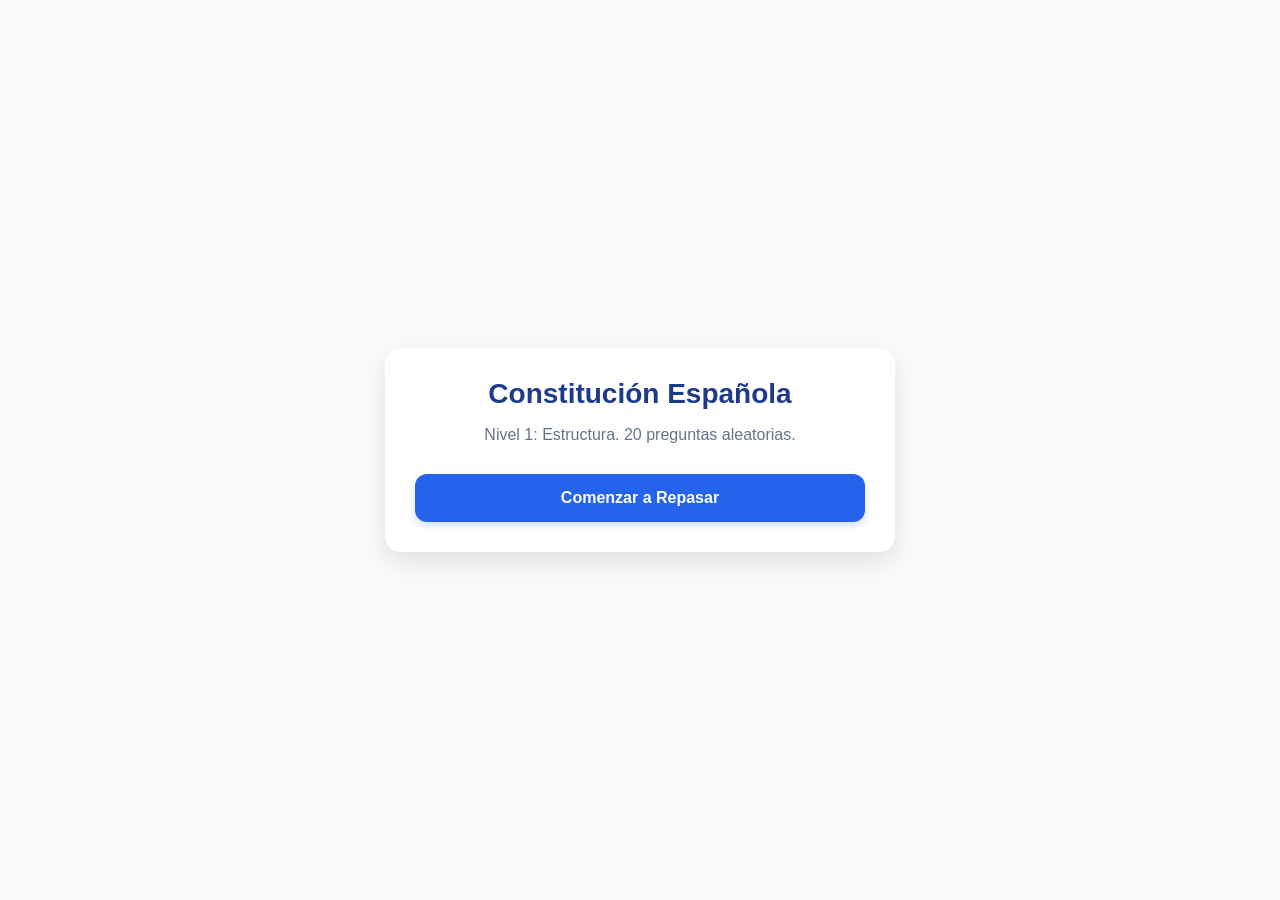
<file: index.html>
<!DOCTYPE html>
<html lang="es">
<head>
    <meta charset="UTF-8">
    <meta name="viewport" content="width=device-width, initial-scale=1.0">
    <title>Tarjetas: La Constitución</title>
    <style>
        body { 
            font-family: 'Segoe UI', Tahoma, Geneva, Verdana, sans-serif; 
            background-color: #f8fafc; 
            color: #1e293b; 
            display: flex; 
            align-items: center; 
            justify-content: center; 
            min-height: 100vh; 
            margin: 0; 
            padding: 20px; 
            box-sizing: border-box; 
        }
        .app-container { 
            background: white; 
            width: 100%; 
            max-width: 450px; 
            border-radius: 16px; 
            box-shadow: 0 10px 25px rgba(0,0,0,0.1); 
            padding: 30px; 
            text-align: center; 
        }
        .hidden { display: none !important; }
        h1 { color: #1e3a8a; font-size: 28px; margin-top: 0; margin-bottom: 10px; }
        h2 { font-size: 14px; text-transform: uppercase; margin-bottom: 10px; color: #3b82f6; }
        p.subtitle { color: #64748b; margin-bottom: 30px; }
        .btn { 
            width: 100%; 
            padding: 15px; 
            border: none; 
            border-radius: 12px; 
            font-size: 16px; 
            font-weight: bold; 
            cursor: pointer; 
            transition: all 0.2s; 
        }
        .btn-primary { background: #2563eb; color: white; box-shadow: 0 4px 6px rgba(37, 99, 235, 0.2); }
        .btn-primary:hover { background: #1d4ed8; }
        .header-info { 
            display: flex; 
            justify-content: space-between; 
            font-size: 14px; 
            font-weight: bold; 
            color: #94a3b8; 
            margin-bottom: 20px; 
        }
        .score-live { color: #22c55e; }
        .card-content { 
            background: #eff6ff; 
            border: 2px solid #dbeafe; 
            border-radius: 16px; 
            padding: 25px; 
            margin-bottom: 25px; 
            min-height: 200px; 
            display: flex; 
            flex-direction: column; 
            justify-content: center; 
        }
        .pregunta { font-size: 20px; font-weight: 600; color: #0f172a; margin: 0; }
        .respuesta-container { margin-top: 25px; padding-top: 25px; border-top: 1px solid #bfdbfe; }
        .respuesta-container h2 { color: #16a34a; }
        .respuesta { font-size: 18px; color: #334155; margin: 0; font-weight: 500; }
        .botones-evaluacion { display: flex; gap: 15px; }
        .btn-falle { flex: 1; background: #fee2e2; color: #b91c1c; border: 1px solid #fecaca; }
        .btn-acerte { flex: 1; background: #dcfce7; color: #15803d; border: 1px solid #bbf7d0; }
        .score-final { font-size: 48px; font-weight: 900; color: #2563eb; margin: 20px 0 30px; }
        .emoji-resultado { font-size: 70px; margin: 20px 0; }
    </style>
</head>
<body>

    <div class="app-container">
        <!-- Pantalla de inicio -->
        <div id="start-screen">
            <h1>Constitución Española</h1>
            <p class="subtitle">Nivel 1: Estructura. 20 preguntas aleatorias.</p>
            <button onclick="iniciarJuego()" class="btn btn-primary">Comenzar a Repasar</button>
        </div>

        <!-- Pantalla de la tarjeta -->
        <div id="card-screen" class="hidden">
            <div class="header-info">
                <span id="progress">1 / 20</span>
                <span id="score-live" class="score-live">Aciertos: 0</span>
            </div>

            <div class="card-content">
                <h2>Pregunta</h2>
                <p id="pregunta" class="pregunta"></p>
                
                <div id="respuesta-container" class="respuesta-container hidden">
                    <h2>Respuesta</h2>
                    <p id="respuesta" class="respuesta"></p>
                </div>
            </div>

            <button id="btn-ver-respuesta" onclick="mostrarRespuesta()" class="btn btn-primary">Ver Respuesta</button>

            <div id="botones-evaluacion" class="botones-evaluacion hidden">
                <button onclick="siguiente(false)" class="btn btn-falle">❌ Fallé</button>
                <button onclick="siguiente(true)" class="btn btn-acerte">✅ Acerté</button>
            </div>
        </div>

        <!-- Pantalla de resultados -->
        <div id="end-screen" class="hidden">
            <h1>¡Repaso Terminado!</h1>
            <div class="emoji-resultado" id="emoji-resultado">🎉</div>
            <p>Has acertado</p>
            <div class="score-final"><span id="score-final"></span> de 20</div>
            <button onclick="iniciarJuego()" class="btn btn-primary">Volver a Intentarlo</button>
        </div>
    </div>

    <script>
        const tarjetasOriginales = [
            { q: "¿Cuántos artículos tiene en total la Constitución Española?", a: "169 artículos." },
            { q: "¿En qué fecha exacta fue ratificada la Constitución en referéndum?", a: "El 6 de diciembre de 1978." },
            { q: "¿Tiene el Preámbulo fuerza legal o valor normativo para multarte?", a: "FALSO. Es solo una declaración de intenciones." },
            { q: "¿Qué artículos forman el Título Preliminar (los 'cimientos')?", a: "Del artículo 1 al 9." },
            { q: "¿Qué temas recoge el Título Preliminar?", a: "Lo más básico del Estado: la bandera, el idioma, la capital, etc." },
            { q: "¿De qué trata el Título I?", a: "Derechos y Deberes." },
            { q: "¿De qué trata el Título II?", a: "La Corona." },
            { q: "¿Qué se regula en el Título III?", a: "Las Cortes Generales (Congreso y Senado)." },
            { q: "¿De qué trata el Título IV?", a: "El Gobierno (Presidente y Ministros)." },
            { q: "¿Qué Título regula las Relaciones entre el Gobierno y las Cortes?", a: "El Título V." },
            { q: "¿Qué poder del Estado encontramos en el Título VI?", a: "El Poder Judicial." },
            { q: "¿De qué trata el Título VII?", a: "Economía y Hacienda." },
            { q: "¿En qué Título se regula la Organización Territorial?", a: "En el Título VIII." },
            { q: "¿Qué órgano se regula en el Título IX?", a: "El Tribunal Constitucional." },
            { q: "¿De qué trata el Título X?", a: "La Reforma de la propia Constitución." },
            { q: "¿Cuál es el orden oficial real de las Disposiciones?", a: "Adicionales, Transitorias, Derogatoria y Final (ATDF)." },
            { q: "¿Cuántas Disposiciones Adicionales y Transitorias hay?", a: "4 Adicionales y 9 Transitorias." },
            { q: "¿Para qué servían las Disposiciones Transitorias?", a: "Para el periodo de adaptación a la nueva ley de 1978." },
            { q: "¿Para qué sirve la única Disposición Derogatoria?", a: "Para derogar normas concretas y las disposiciones que se opongan a la Constitución." },
            { q: "¿De qué informa la única Disposición Final?", a: "De cuándo empieza a funcionar la Constitución." }
        ];

        let mazo = [];
        let indiceActual = 0;
        let aciertos = 0;

        function iniciarJuego() {
            mazo = [...tarjetasOriginales].sort(() => Math.random() - 0.5);
            indiceActual = 0;
            aciertos = 0;
            
            document.getElementById('start-screen').classList.add('hidden');
            document.getElementById('end-screen').classList.add('hidden');
            document.getElementById('card-screen').classList.remove('hidden');
            
            mostrarTarjeta();
        }

        function mostrarTarjeta() {
            document.getElementById('progress').innerText = `${indiceActual + 1} / ${mazo.length}`;
            document.getElementById('score-live').innerText = `Aciertos: ${aciertos}`;
            
            document.getElementById('pregunta').innerText = mazo[indiceActual].q;
            document.getElementById('respuesta').innerText = mazo[indiceActual].a;
            
            document.getElementById('respuesta-container').classList.add('hidden');
            document.getElementById('botones-evaluacion').classList.add('hidden');
            document.getElementById('btn-ver-respuesta').classList.remove('hidden');
        }

        function mostrarRespuesta() {
            document.getElementById('respuesta-container').classList.remove('hidden');
            document.getElementById('btn-ver-respuesta').classList.add('hidden');
            document.getElementById('botones-evaluacion').classList.remove('hidden');
        }

        function siguiente(acerto) {
            if (acerto) aciertos++;
            indiceActual++;
            
            if (indiceActual < mazo.length) {
                mostrarTarjeta();
            } else {
                mostrarResultados();
            }
        }

        function mostrarResultados() {
            document.getElementById('card-screen').classList.add('hidden');
            document.getElementById('end-screen').classList.remove('hidden');
            document.getElementById('score-final').innerText = aciertos;
            
            let emoji = "🎉";
            if(aciertos < 10) emoji = "📚";
            if(aciertos === 20) emoji = "🏆";
            document.getElementById('emoji-resultado').innerText = emoji;
        }
    </script>
</body>
</html>
</file>
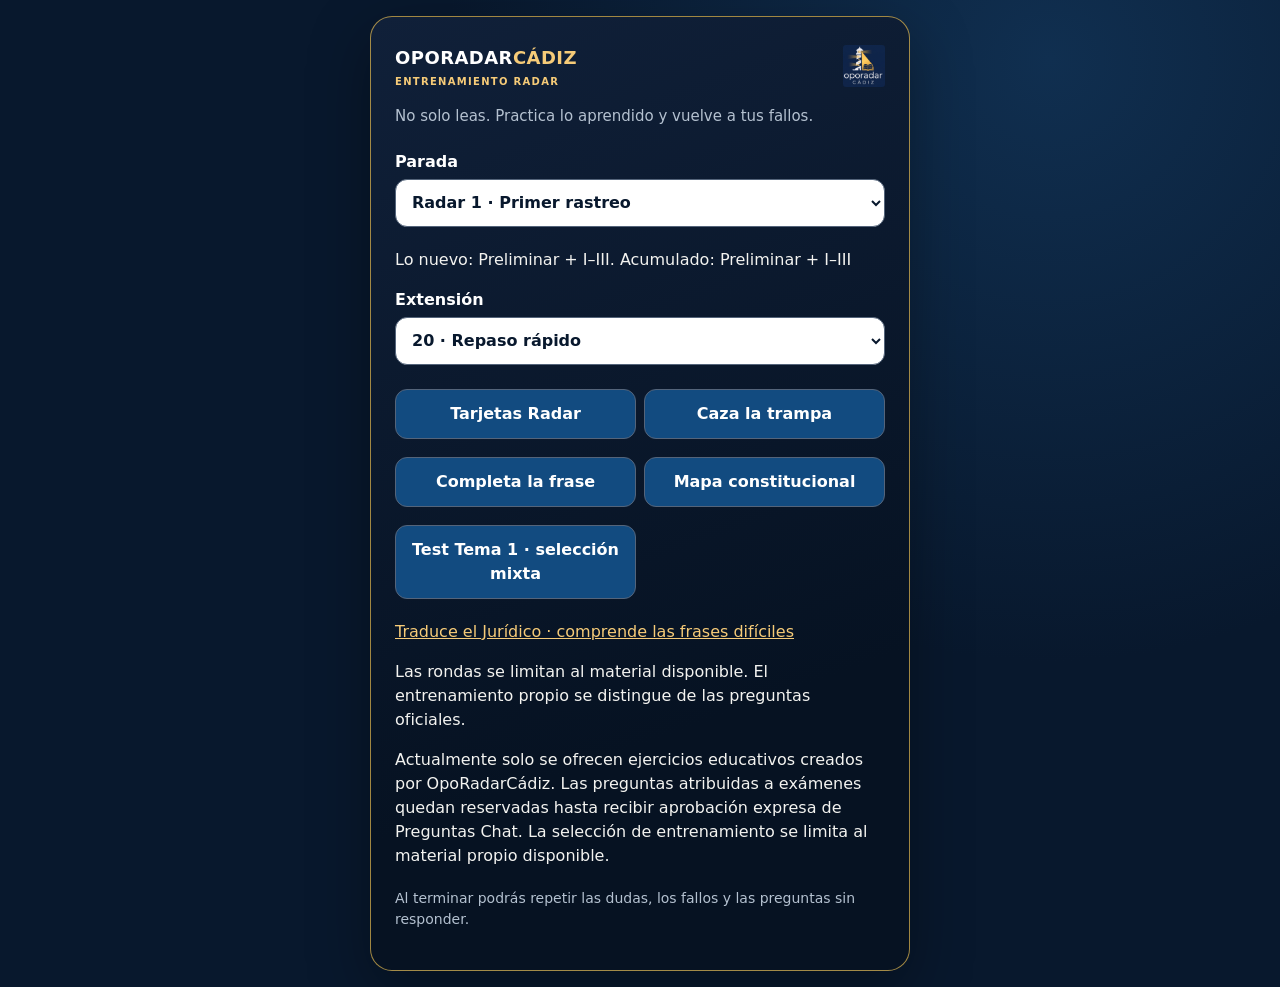
<file: juegos/centro-radar/tema-1/index.html>
<!doctype html><html lang="es"><head><meta charset="utf-8"><meta name="viewport" content="width=device-width,initial-scale=1"><title>Centro de Entrenamiento Radar · Tema 1</title><link rel="stylesheet" href="style.css"></head><body><main>
<header class="brand"><span class="brand-name">OPORADAR<span>CÁDIZ</span><small>ENTRENAMIENTO RADAR</small></span><span class="brand-emblem"><img src="assets/oporadar-cadiz-logo.png" alt="Faro y radar de OpoRadarCádiz"></span></header><a id="backToMenu" class="returnToGames" href="#" hidden>← Centro de Juegos</a><h1 id="activityTitle" hidden></h1><p class="lead">No solo leas. Practica lo aprendido y vuelve a tus fallos.</p>
<section id="home"><label>Parada<select id="checkpoint"><option value="1">Radar 1 · Primer rastreo</option><option value="2">Radar 2 · Amplía la zona</option><option value="3">Radar 3 · Cierra el mapa</option><option value="4">Radar Final · Modo examen</option></select></label>
<label id="scopeLabel">Zona<select id="scope"><option value="all">Repasar desde el principio</option><option value="new">Solo lo nuevo</option></select></label><p id="coverage"></p>
<label>Extensión<select id="count"><option value="20">20 · Repaso rápido</option><option value="30">30 · Entrenamiento</option><option value="40">40 · Repaso completo</option></select></label><button id="startDirect" hidden>Empezar</button>
<div class="modes"><button data-mode="tarjetas">Tarjetas Radar</button><button data-mode="trampas">Caza la trampa</button><button data-mode="completa">Completa la frase</button><button data-mode="visual">Mapa constitucional</button><button data-mode="mixto">Test Tema 1 · selección mixta</button></div>
<p><a href="../traduce-juridico/">Traduce el Jurídico · comprende las frases difíciles</a></p><p>Las rondas se limitan al material disponible. El entrenamiento propio se distingue de las preguntas oficiales.</p><p id="sheetStatus" role="status">Actualmente solo se ofrecen ejercicios educativos creados por OpoRadarCádiz. Las preguntas atribuidas a exámenes quedan reservadas hasta recibir aprobación expresa de Preguntas Chat. La selección de entrenamiento se limita al material propio disponible.</p></section>
<section id="game" hidden><p id="position"></p><p id="kind" class="brand"></p><p id="sourceDescription" class="lead" hidden></p><p><a id="sourceLink" target="_blank" rel="noopener noreferrer" hidden>Consultar fuente de la pregunta ↗</a></p><img id="image" alt="Dibujo de repaso de la Constitución" hidden><h2 id="question" tabindex="-1"></h2><div id="controls"></div><p id="feedback" role="status" aria-live="polite"></p><button id="next" hidden>Siguiente</button></section>
<section id="result" hidden><h2>Rastreo terminado</h2><p id="score"></p><div id="diagnostic" aria-label="Resultados por bloque"></div><p id="nextAdvice" class="lead"></p><button id="retry">Volver a rastrear fallos</button></section>
<button id="homeButton" hidden>Volver al centro</button><p id="notice" role="status"></p>
</main><script src="../../tarjetas-radar/nivel-2-tema-1/cards.js"></script><script src="../shared/progress.js"></script><script src="extra.js"></script><script src="bank.js"></script><script src="app.js"></script></body></html>
</file>
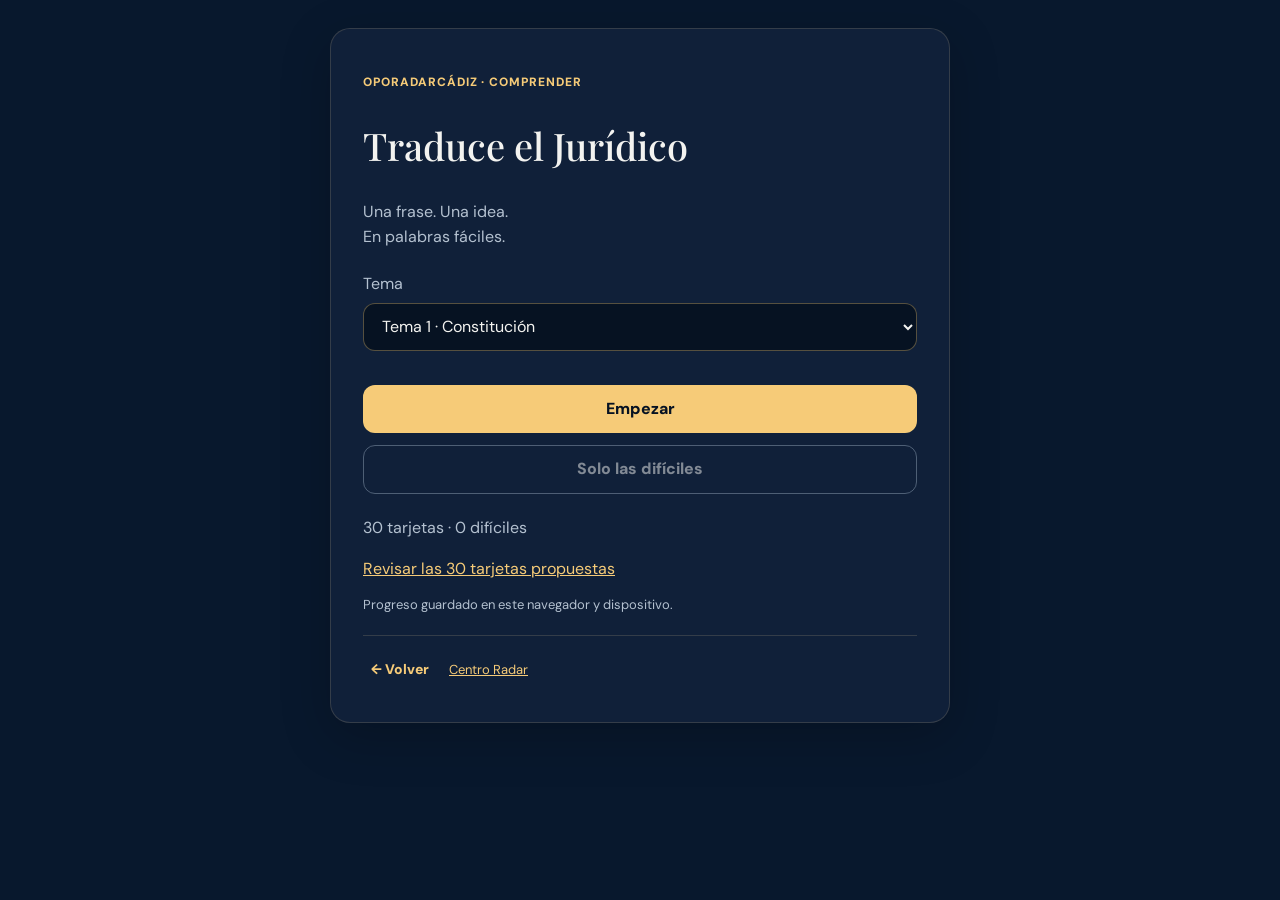
<file: juegos/centro-radar/traduce-juridico/index.html>
<!doctype html><html lang="es"><head><meta charset="utf-8"><meta name="viewport" content="width=device-width,initial-scale=1"><title>Traduce el Jurídico · OpoRadarCádiz</title><link rel="stylesheet" href="style.css"></head><body><main>
<p class="brand">OPORADARCÁDIZ · COMPRENDER</p>
<section id="home"><h1>Traduce el Jurídico</h1><p>Una frase. Una idea.<br>En palabras fáciles.</p><label>Tema<select id="theme"><option value="1">Tema 1 · Constitución</option></select></label><button id="start">Empezar</button><button id="hard" class="secondary">Solo las difíciles</button><p id="availability" role="status"></p><a href="propuesta.html">Revisar las 30 tarjetas propuestas</a></section>
<section id="game" hidden><div class="top"><span id="position"></span><button id="leave" class="plain">Salir</button></div><progress id="progress" value="0" max="30" aria-label="Tarjetas valoradas"></progress>
<button id="card" class="card" aria-label="Girar tarjeta" aria-expanded="false"><span class="face front"><span class="eyebrow">TRADUCE ESTA FRASE</span><span id="question" class="question"></span><span class="hint">Pulsa para ver la explicación</span></span><span class="face back" aria-hidden="true"><span class="eyebrow">EN PALABRAS FÁCILES</span><span id="answer" class="answer"></span><span id="think" class="extra"></span><span id="warning" class="extra"></span></span></button>
<div id="ratings" hidden><button data-rate="acierto">Lo entendí</button><button data-rate="duda" class="secondary">Tengo dudas</button><button data-rate="fallo" class="secondary">No lo entendí</button></div><p id="ratingNote" class="notice" role="status" hidden></p><button id="next" hidden>Siguiente tarjeta →</button></section>
<section id="result" hidden><h1>Rastreo terminado</h1><p id="summary"></p><button id="retry">Repasar las difíciles</button><button id="again" class="secondary">Volver al inicio</button></section>
<p id="notice" class="notice" role="status"></p><nav class="returnNav" aria-label="Navegación de regreso"><button id="returnToMenu" type="button">← Volver</button><a class="backlink" href="../tema-1/?radar=4">Centro Radar</a></nav></main><script src="../shared/progress.js"></script><script src="cards.js"></script><script src="app.js"></script></body></html>
</file>
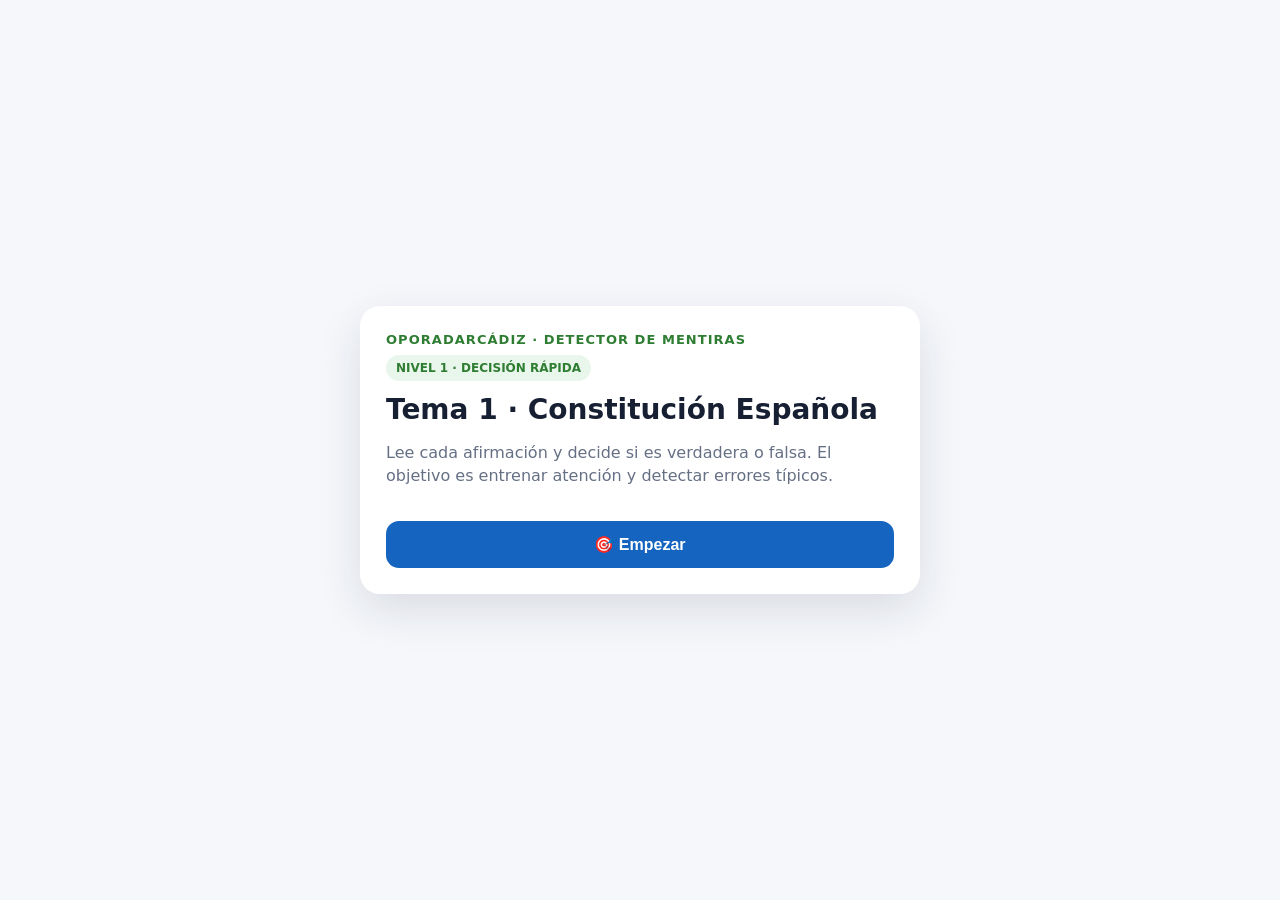
<file: juegos/detector-de-mentiras/tema-1/index.html>
<!DOCTYPE html>
<html lang="es">
<head>
<meta charset="UTF-8">
<meta name="viewport" content="width=device-width,initial-scale=1.0">
<title>Detector de Mentiras · Tema 1 · OpoRadarCádiz</title>
<style>
:root{--verde:#2E7D32;--rojo:#C62828;--azul:#1565C0;--fondo:#f5f7fb;--texto:#172033;--suave:#f7fbf8}
*{box-sizing:border-box}body{margin:0;min-height:100vh;background:var(--fondo);font-family:system-ui,-apple-system,Segoe UI,Roboto,sans-serif;color:var(--texto);display:flex;align-items:center;justify-content:center;padding:18px}
.app{width:100%;max-width:560px;background:#fff;border-radius:20px;box-shadow:0 16px 45px rgba(23,32,51,.12);padding:26px}
.brand{font-size:13px;font-weight:900;letter-spacing:.08em;color:var(--verde)}
.tag{display:inline-block;margin-top:8px;padding:6px 10px;border-radius:999px;background:#e9f6eb;color:var(--verde);font-size:12px;font-weight:900}
h1{font-size:28px;line-height:1.05;margin:14px 0 8px}.sub{color:#667085;line-height:1.45}
.hidden{display:none!important}.top{display:flex;justify-content:space-between;gap:12px;margin-bottom:12px;color:#667085;font-size:13px;font-weight:900}
.bar{height:8px;background:#e9edf3;border-radius:999px;overflow:hidden;margin-bottom:18px}.bar>div{height:100%;background:var(--verde);width:0;transition:.25s}
.card{background:var(--suave);border:2px solid #d3ead7;border-radius:18px;padding:24px;min-height:230px;display:flex;flex-direction:column;justify-content:center}
.kicker{font-size:12px;font-weight:900;letter-spacing:.08em;text-transform:uppercase;color:var(--verde)}
.statement{font-size:22px;font-weight:850;line-height:1.3;margin:10px 0 0}
.choices{display:grid;grid-template-columns:1fr 1fr;gap:12px;margin-top:16px}
button{border:0;border-radius:13px;padding:14px 16px;font-size:16px;font-weight:900;cursor:pointer}
.true{background:#e8f7ea;color:var(--verde)}.false{background:#feeceb;color:var(--rojo)}
.feedback{margin-top:16px;border-radius:14px;padding:16px;line-height:1.45}.ok{background:#eaf7ec;border:1px solid #b8dfbf}.bad{background:#fff0ef;border:1px solid #efc1bd}
.feedback strong{display:block;margin-bottom:5px}.primary{width:100%;background:var(--azul);color:#fff;margin-top:18px}
.result{font-size:48px;font-weight:950;color:var(--azul);margin:15px 0}.stats{display:grid;grid-template-columns:1fr 1fr;gap:10px;margin:16px 0}.stat{background:#f3f5f8;border-radius:12px;padding:14px}.stat b{display:block;font-size:22px}
.small{font-size:12px;color:#7b8794}
</style>
</head>
<body>
<div class="app">
<div class="brand">OPORADARCÁDIZ · DETECTOR DE MENTIRAS</div>

<section id="start">
  <span class="tag">NIVEL 1 · DECISIÓN RÁPIDA</span>
  <h1>Tema 1 · Constitución Española</h1>
  <p class="sub">Lee cada afirmación y decide si es verdadera o falsa. El objetivo es entrenar atención y detectar errores típicos.</p>
  <button class="primary" onclick="start()">🎯 Empezar</button>
</section>

<section id="game" class="hidden">
  <div class="top"><span id="progress"></span><span id="score"></span></div>
  <div class="bar"><div id="bar"></div></div>
  <div class="card">
    <div class="kicker">¿Verdad o mentira?</div>
    <div class="statement" id="statement"></div>
  </div>
  <div id="choices" class="choices">
    <button class="true" onclick="answer(true)">✅ Verdadero</button>
    <button class="false" onclick="answer(false)">❌ Falso</button>
  </div>
  <div id="feedback" class="feedback hidden"></div>
  <button id="nextBtn" class="primary hidden" onclick="next()">Siguiente</button>
</section>

<section id="end" class="hidden">
  <span class="tag">RADAR COMPLETADO</span>
  <h1>Resultado</h1>
  <div class="result"><span id="percent">0</span>%</div>
  <div class="stats">
    <div class="stat"><b id="okN">0</b>Aciertos</div>
    <div class="stat"><b id="badN">0</b>Fallos</div>
  </div>
  <button class="primary" onclick="start()">🔄 Repetir detector</button>
  <p class="small">Consejo: si fallas una, vuelve a leer la frase y busca la palabra que cambia el sentido.</p>
</section>
</div>

<script>
const items=[
{s:"La Constitución Española tiene 169 artículos.",v:true,e:"Correcto: 169 artículos."},
{s:"El Preámbulo forma parte del articulado numerado de la Constitución.",v:false,e:"Falso: el Preámbulo no es un artículo numerado."},
{s:"El Título Preliminar comprende los artículos 1 al 9.",v:true,e:"Correcto: artículos 1 a 9."},
{s:"El Título I regula la Corona.",v:false,e:"Falso: el Título I trata de derechos y deberes."},
{s:"El Título II trata de la Corona.",v:true,e:"Correcto: Título II = Corona."},
{s:"El Título III regula las Cortes Generales.",v:true,e:"Correcto: Congreso y Senado."},
{s:"El Título IV trata del Poder Judicial.",v:false,e:"Falso: el Título IV trata del Gobierno."},
{s:"El Título V regula las relaciones entre el Gobierno y las Cortes Generales.",v:true,e:"Correcto."},
{s:"El Título VI se refiere al Poder Judicial.",v:true,e:"Correcto."},
{s:"El Título VII trata de Economía y Hacienda.",v:true,e:"Correcto."},
{s:"El Título VIII regula la organización territorial.",v:true,e:"Correcto."},
{s:"El Tribunal Constitucional aparece en el Título IX.",v:true,e:"Correcto."},
{s:"La reforma constitucional aparece en el Título X.",v:true,e:"Correcto."},
{s:"La Constitución tiene 9 disposiciones adicionales.",v:false,e:"Falso: hay 4 disposiciones adicionales."},
{s:"La Constitución tiene 9 disposiciones transitorias.",v:true,e:"Correcto."},
{s:"Hay una única disposición derogatoria.",v:true,e:"Correcto."},
{s:"Hay una única disposición final.",v:true,e:"Correcto."},
{s:"El orden de las disposiciones es: Adicionales, Transitorias, Derogatoria y Final.",v:true,e:"Correcto: ATDF."},
{s:"La disposición derogatoria elimina automáticamente todas las normas anteriores a 1978.",v:false,e:"Falso: el esquema del tema indica que deroga las normas anteriores contrarias a la Constitución."},
{s:"La mnemotecnia 4-9-1-1 ayuda a recordar las disposiciones.",v:true,e:"Correcto: 4 adicionales, 9 transitorias, 1 derogatoria y 1 final."}
];

let deck=[],i=0,ok=0,wrong=0,locked=false;
function shuffle(a){for(let j=a.length-1;j>0;j--){const k=Math.floor(Math.random()*(j+1));[a[j],a[k]]=[a[k],a[j]]}return a}
function start(){
 deck=shuffle(items.map(x=>({...x})));i=0;ok=0;wrong=0;locked=false;
 document.getElementById('start').classList.add('hidden');
 document.getElementById('end').classList.add('hidden');
 document.getElementById('game').classList.remove('hidden');
 render();
}
function render(){
 locked=false;
 document.getElementById('progress').textContent=`${i+1} / ${deck.length}`;
 document.getElementById('score').textContent=`Aciertos: ${ok}`;
 document.getElementById('bar').style.width=`${(i/deck.length)*100}%`;
 document.getElementById('statement').textContent=deck[i].s;
 document.getElementById('feedback').className='feedback hidden';
 document.getElementById('feedback').textContent='';
 document.getElementById('choices').classList.remove('hidden');
 document.getElementById('nextBtn').classList.add('hidden');
}
function answer(value){
 if(locked)return;locked=true;
 const good=value===deck[i].v;
 if(good)ok++;else wrong++;
 const fb=document.getElementById('feedback');
 fb.className='feedback '+(good?'ok':'bad');
 fb.innerHTML='<strong>'+(good?'✅ Detectado correctamente':'⚠️ Cuidado con la trampa')+'</strong>'+deck[i].e;
 document.getElementById('choices').classList.add('hidden');
 document.getElementById('nextBtn').classList.remove('hidden');
}
function next(){
 i++;
 if(i<deck.length)render();else finish();
}
function finish(){
 document.getElementById('game').classList.add('hidden');
 document.getElementById('end').classList.remove('hidden');
 const p=Math.round(ok/deck.length*100);
 document.getElementById('percent').textContent=p;
 document.getElementById('okN').textContent=ok;
 document.getElementById('badN').textContent=wrong;
 localStorage.setItem('oporadar_detector_t1_last',JSON.stringify({date:new Date().toISOString(),percent:p,ok,wrong}));
}
</script>
</body>
</html>
</file>
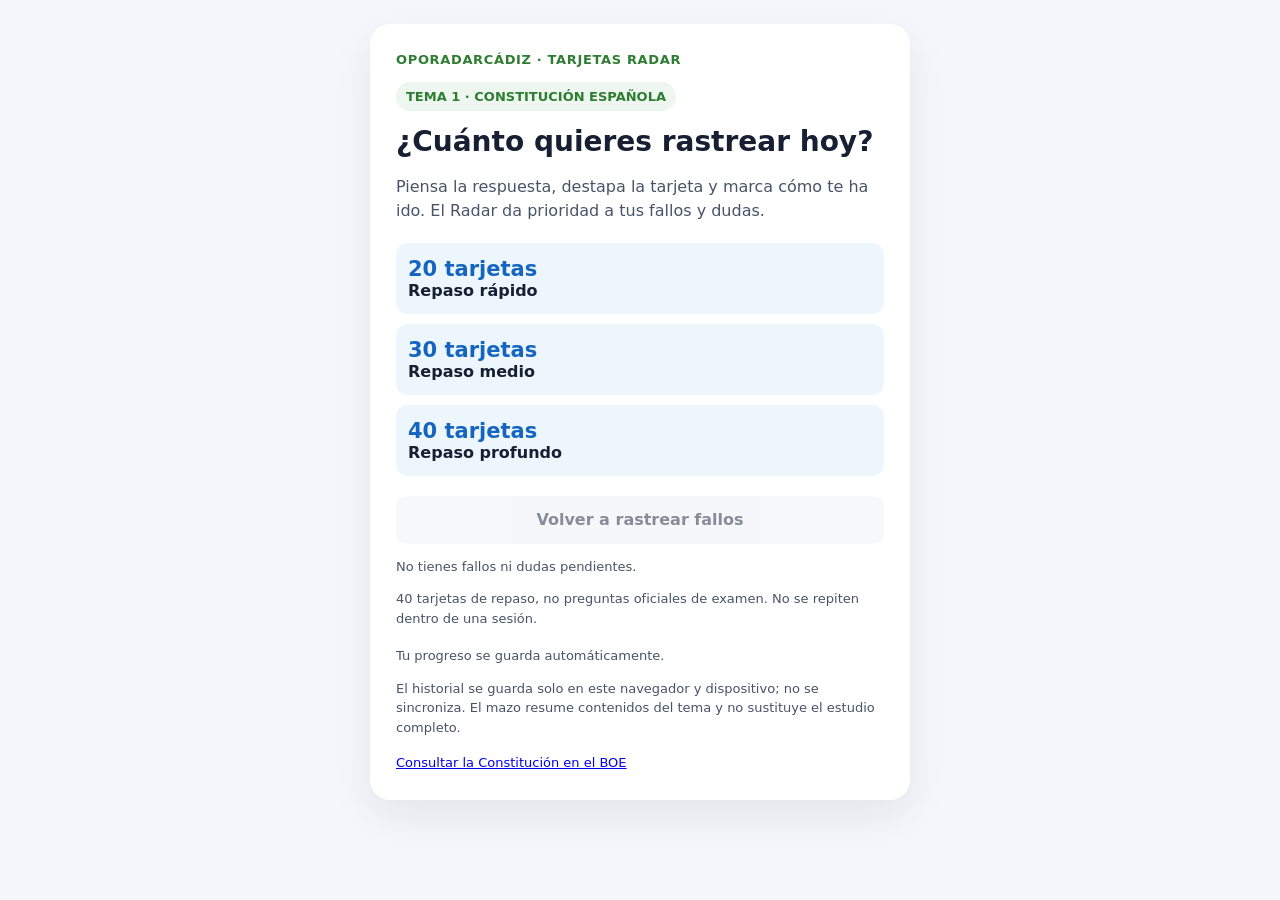
<file: juegos/tarjetas-radar/nivel-2-tema-1/index.html>
<!doctype html>
<html lang="es"><head><meta charset="utf-8"><meta name="viewport" content="width=device-width,initial-scale=1,viewport-fit=cover"><meta name="theme-color" content="#f4f7fb"><title>Tarjetas Radar · Tema 1 · OpoRadarCádiz</title>
<style>
:root{--green:#2e7d32;--blue:#1565c0;--ink:#172033;--muted:#475467;--pale:#eef7ef}
*{box-sizing:border-box}body{margin:0;min-height:100svh;display:flex;justify-content:center;align-items:flex-start;padding:24px max(12px,env(safe-area-inset-right)) 24px max(12px,env(safe-area-inset-left));background:#f4f7fb;font-family:system-ui,-apple-system,Segoe UI,Roboto,sans-serif;color:var(--ink);line-height:1.5}.app{width:100%;max-width:540px;background:#fff;border-radius:20px;padding:26px;box-shadow:0 16px 45px #17203315}h1{font-size:28px;line-height:1.2;margin:14px 0;text-wrap:balance}h2{font-size:21px;line-height:1.4;margin:10px 0;overflow-wrap:anywhere}.brand{font-size:13px;font-weight:850;letter-spacing:.05em;color:var(--green)}.level{display:inline-block;margin:12px 0 0;padding:5px 10px;background:var(--pale);border-radius:20px;color:var(--green);font-size:13px;font-weight:750}.muted{color:var(--muted)}.small{font-size:13px}.modes,.actions{display:grid;gap:10px;margin-top:20px}button{font-family:inherit;font-size:16px;font-weight:750;border:0;border-radius:12px;padding:14px 12px;min-height:48px;cursor:pointer;touch-action:manipulation;width:100%}button:focus-visible,a:focus-visible{outline:3px solid #1565c0;outline-offset:3px}button:hover{filter:brightness(.96)}button:disabled{opacity:.55;cursor:default}.mode{text-align:left;color:var(--ink);background:#edf6fc}.mode b{display:block;font-size:21px;color:var(--blue)}.primary{background:var(--blue);color:#fff}.secondary{background:#eef2f7;color:#243047}.grid{display:grid;grid-template-columns:repeat(3,minmax(0,1fr));gap:8px;margin-top:14px}.bad{background:#feeceb;color:#a41d15}.doubt{background:#fff3d6;color:#7b5100}.good{background:#e8f7ea;color:var(--green)}.top{display:flex;justify-content:space-between;gap:10px;font-size:14px;font-weight:700;margin:20px 0 12px}.bar{height:8px;background:#e8edf4;border-radius:4px;overflow:hidden;margin-bottom:20px}.bar>div{height:100%;background:var(--green)}.card{background:var(--pale);border:2px solid #cce6d0;border-radius:16px;padding:22px;min-height:235px;display:flex;justify-content:center;flex-direction:column}.kicker{font-size:12px;font-weight:850;letter-spacing:.05em;color:var(--green)}.answer{border-top:1px solid #b8d9be;margin-top:20px;padding-top:16px;font-size:17px;overflow-wrap:anywhere}.answer strong{display:block;color:var(--green);margin-bottom:8px}.hint{font-size:14px;color:var(--muted);margin-top:10px}.score{font-size:44px;color:var(--blue);font-weight:850;margin:15px 0}.stats{display:grid;grid-template-columns:repeat(3,minmax(0,1fr));gap:8px}.stats div{background:#f5f7fa;padding:12px 4px;text-align:center;border-radius:10px;font-size:14px}.stats b{display:block;font-size:22px}.notice{font-size:13px;color:var(--muted);margin-top:18px}.warning{background:#fff3d6;padding:10px;color:#7b5100}.skip{position:absolute;top:-60px;background:#fff;padding:8px}.skip:focus{top:0}[hidden]{display:none!important}
@media(max-width:380px){.app{padding:18px}.card{padding:18px}.grid{gap:5px}.grid button{padding:12px 5px;font-size:14px}h1{font-size:25px}body{padding-top:12px}}
</style></head><body><a class="skip" href="#main">Ir al repaso</a><main class="app" id="main"><div class="brand" translate="no">OPORADARCÁDIZ · TARJETAS RADAR</div>
<section id="home"><span class="level">TEMA 1 · CONSTITUCIÓN ESPAÑOLA</span><h1>¿Cuánto quieres rastrear hoy?</h1><p class="muted">Piensa la respuesta, destapa la tarjeta y marca cómo te ha ido. El Radar da prioridad a tus fallos y dudas.</p><div class="modes"><button class="mode" data-count="20"><b>20 tarjetas</b>Repaso rápido</button><button class="mode" data-count="30"><b>30 tarjetas</b>Repaso medio</button><button class="mode" data-count="40"><b>40 tarjetas</b>Repaso profundo</button></div><div class="actions"><button class="secondary" id="savedReview">Volver a rastrear fallos</button></div><p id="pending" class="small muted"></p><p class="small muted">40 tarjetas de repaso, no preguntas oficiales de examen. No se repiten dentro de una sesión.</p></section>
<section id="game" hidden><div class="top"><span id="position"></span><span id="liveScore"></span></div><div class="bar"><div id="progress"></div></div><div class="card"><div class="kicker">PIENSA ANTES DE DESTAPAR</div><h2 id="question" tabindex="-1"></h2><div class="answer" id="answerBox" hidden><strong>Respuesta</strong><div id="answer"></div><div id="hint" class="hint"></div></div></div><div class="actions"><button class="primary" id="reveal">Ver respuesta</button></div><div id="rating" class="grid" hidden><button class="bad" data-rate="fallo">Fallé</button><button class="doubt" data-rate="duda">Dudé</button><button class="good" data-rate="acierto">Acerté</button></div><p class="small muted">Puedes recargar y continuar por esta tarjeta.</p></section>
<section id="result" hidden><span class="level">RASTREO COMPLETADO</span><h1 id="resultTitle" tabindex="-1">Resultado del repaso</h1><div id="percentage" class="score"></div><p class="small muted">Porcentaje de tarjetas que has marcado como acertadas en esta sesión.</p><div class="stats"><div><b id="ok"></b>Aciertos</div><div><b id="doubt"></b>Dudas</div><div><b id="wrong"></b>Fallos</div></div><p id="summary" class="muted"></p><div class="actions"><button class="primary" id="review">Volver a rastrear fallos</button><button class="secondary" id="newRound">Nuevo rastreo</button></div></section>
<p id="storageNotice" class="notice" role="status" aria-live="polite"></p><p class="small muted">El historial se guarda solo en este navegador y dispositivo; no se sincroniza. El mazo resume contenidos del tema y no sustituye el estudio completo.</p><a class="small" href="https://www.boe.es/buscar/act.php?id=BOE-A-1978-31229" target="_blank" rel="noopener noreferrer">Consultar la Constitución en el BOE</a>
</main><script src="cards.js"></script><script src="../../centro-radar/shared/progress.js"></script><script src="core.js"></script><script src="app.js"></script></body></html>
</file>
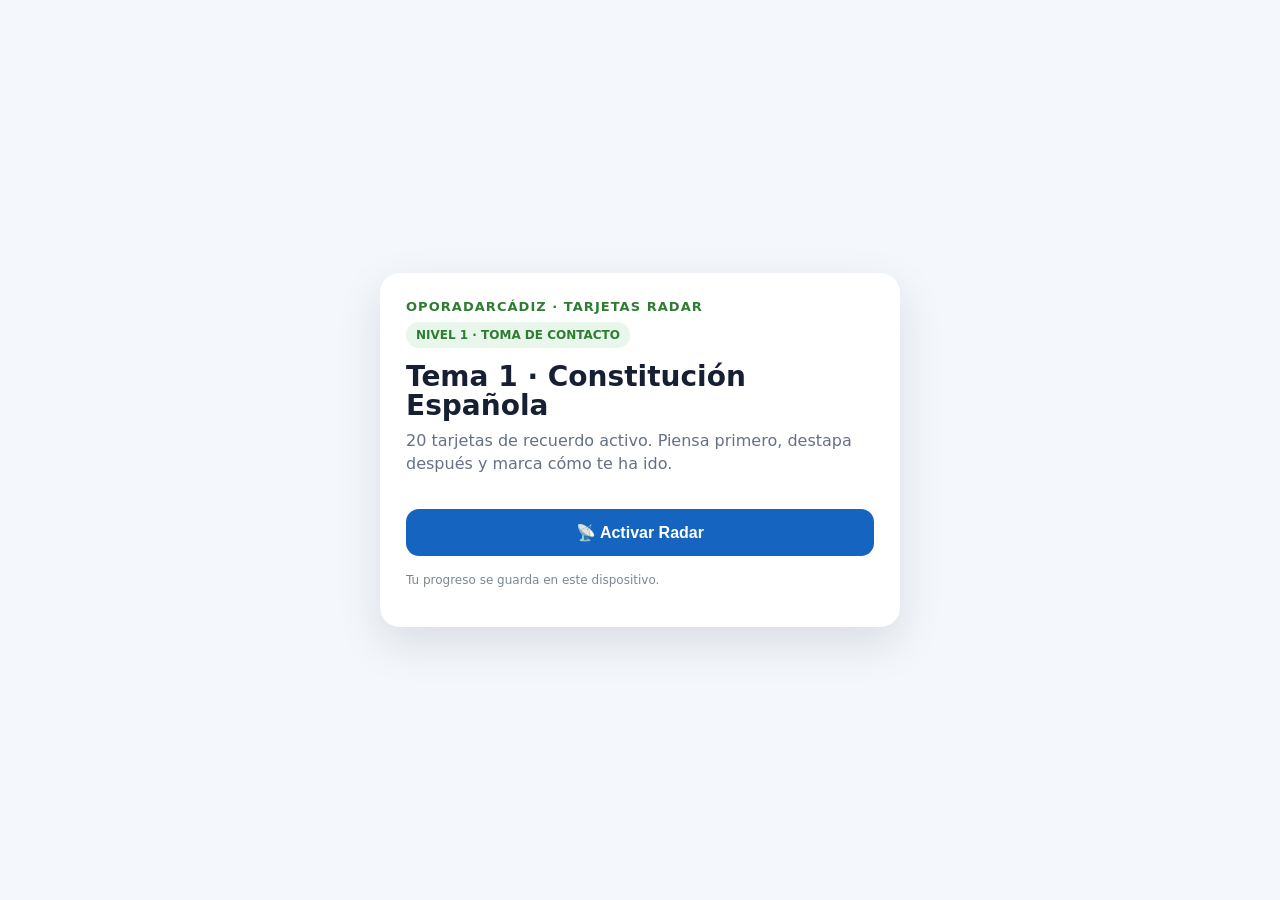
<file: juegos/tarjetas-radar/tema-1/index.html>
<!DOCTYPE html>
<html lang="es">
<head>
<meta charset="UTF-8">
<meta name="viewport" content="width=device-width,initial-scale=1.0">
<title>Tarjetas Radar · Tema 1 · OpoRadarCádiz</title>
<style>
:root{--verde:#2E7D32;--azul:#1565C0;--fondo:#f4f7fb;--texto:#172033;--suave:#eef7ef;--rojo:#b42318;--ambar:#9a6700}
*{box-sizing:border-box}body{margin:0;min-height:100vh;display:flex;align-items:center;justify-content:center;padding:18px;background:var(--fondo);font-family:system-ui,-apple-system,Segoe UI,Roboto,sans-serif;color:var(--texto)}
.app{width:100%;max-width:520px;background:#fff;border-radius:20px;box-shadow:0 16px 45px rgba(23,32,51,.12);padding:26px}
.brand{font-weight:900;letter-spacing:.08em;color:var(--verde);font-size:13px}.level{display:inline-block;margin-top:8px;padding:6px 10px;border-radius:999px;background:#e9f6eb;color:var(--verde);font-weight:800;font-size:12px}
h1{font-size:28px;line-height:1.05;margin:14px 0 8px}p{line-height:1.45}.sub{color:#667085;margin-top:0}.hidden{display:none!important}
.top{display:flex;justify-content:space-between;gap:12px;font-size:13px;font-weight:800;color:#667085;margin-bottom:14px}.score{color:var(--verde)}
.bar{height:8px;background:#e8edf4;border-radius:999px;overflow:hidden;margin-bottom:18px}.bar>div{height:100%;background:var(--verde);width:0;transition:.25s}
.card{background:var(--suave);border:2px solid #cce6d0;border-radius:18px;padding:24px;min-height:260px;display:flex;flex-direction:column;justify-content:center}
.kicker{text-transform:uppercase;font-size:12px;font-weight:900;color:var(--verde);letter-spacing:.08em}.q{font-size:21px;font-weight:800;margin:8px 0 0}.answer{border-top:1px solid #b8d9be;margin-top:22px;padding-top:18px}.answer strong{display:block;color:var(--verde);margin-bottom:6px}.trap{margin-top:8px;color:#667085;font-size:14px}
button{width:100%;border:0;border-radius:13px;padding:14px 16px;font-size:16px;font-weight:900;cursor:pointer}.primary{background:var(--azul);color:#fff;margin-top:18px}.grid{display:grid;grid-template-columns:1fr 1fr 1fr;gap:8px;margin-top:14px}.bad{background:#feeceb;color:var(--rojo)}.doubt{background:#fff3d6;color:var(--ambar)}.good{background:#e8f7ea;color:var(--verde)}
.result{font-size:46px;font-weight:950;color:var(--azul);margin:14px 0}.stats{display:grid;grid-template-columns:repeat(3,1fr);gap:8px;margin:18px 0}.stat{background:#f5f7fa;padding:12px 8px;border-radius:12px}.stat b{display:block;font-size:20px}
.actions{display:grid;gap:9px}.secondary{background:#eef2f7;color:#243047}
.small{font-size:12px;color:#7b8794;margin-top:16px}
</style>
</head>
<body>
<div class="app">
<div class="brand">OPORADARCÁDIZ · TARJETAS RADAR</div>

<section id="start">
  <span class="level">NIVEL 1 · TOMA DE CONTACTO</span>
  <h1>Tema 1 · Constitución Española</h1>
  <p class="sub">20 tarjetas de recuerdo activo. Piensa primero, destapa después y marca cómo te ha ido.</p>
  <button class="primary" onclick="start(false)">📡 Activar Radar</button>
  <p class="small">Tu progreso se guarda en este dispositivo.</p>
</section>

<section id="game" class="hidden">
  <div class="top"><span id="progress"></span><span class="score" id="score"></span></div>
  <div class="bar"><div id="bar"></div></div>
  <div class="card">
    <div class="kicker">Pregunta</div>
    <p class="q" id="question"></p>
    <div id="answerBox" class="answer hidden">
      <strong>Respuesta</strong>
      <div id="answer"></div>
      <div id="trap" class="trap"></div>
    </div>
  </div>
  <button id="showBtn" class="primary" onclick="showAnswer()">Ver respuesta</button>
  <div id="rate" class="grid hidden">
    <button class="bad" onclick="next('fallo')">❌ Fallé</button>
    <button class="doubt" onclick="next('duda')">🤔 Dudé</button>
    <button class="good" onclick="next('acierto')">✅ Acerté</button>
  </div>
</section>

<section id="end" class="hidden">
  <span class="level">RASTREO COMPLETADO</span>
  <h1>Resultado del repaso</h1>
  <div class="result"><span id="mastery">0</span>%</div>
  <div class="stats">
    <div class="stat"><b id="okN">0</b>Aciertos</div>
    <div class="stat"><b id="doubtN">0</b>Dudas</div>
    <div class="stat"><b id="badN">0</b>Fallos</div>
  </div>
  <div class="actions">
    <button class="primary" onclick="start(false)">🔄 Repetir todas</button>
    <button class="secondary" id="reviewBtn" onclick="start(true)">🎯 Repasar dudas y fallos</button>
  </div>
</section>
</div>
<script>
const cards=[
{q:"¿Cuántos artículos tiene en total la Constitución Española?",a:"169 artículos.",t:"Dato clave de estructura."},
{q:"¿En qué fecha fue ratificada la Constitución en referéndum?",a:"6 de diciembre de 1978.",t:"No confundas ratificación con otras fechas del proceso."},
{q:"¿El Preámbulo tiene valor normativo directo?",a:"No. Funciona como presentación y declaración de intenciones.",t:"En este nivel: Preámbulo ≠ articulado."},
{q:"¿Qué artículos forman el Título Preliminar?",a:"Del artículo 1 al 9.",t:"Son los cimientos del texto."},
{q:"¿Qué recoge, a grandes rasgos, el Título Preliminar?",a:"Elementos básicos del Estado.",t:"Bandera, idioma, capital y principios básicos."},
{q:"¿De qué trata el Título I?",a:"Derechos y deberes.",t:"I = derechos y deberes."},
{q:"¿De qué trata el Título II?",a:"La Corona.",t:"II = Corona."},
{q:"¿Qué regula el Título III?",a:"Las Cortes Generales.",t:"Congreso y Senado."},
{q:"¿De qué trata el Título IV?",a:"El Gobierno.",t:"Presidente y Ministros."},
{q:"¿Qué regula el Título V?",a:"Las relaciones entre el Gobierno y las Cortes Generales.",t:"V conecta Gobierno ↔ Cortes."},
{q:"¿Qué regula el Título VI?",a:"El Poder Judicial.",t:"VI = Poder Judicial."},
{q:"¿De qué trata el Título VII?",a:"Economía y Hacienda.",t:"VII = Economía y Hacienda."},
{q:"¿En qué Título se regula la organización territorial?",a:"En el Título VIII.",t:"VIII = Organización Territorial."},
{q:"¿Qué órgano aparece en el Título IX?",a:"El Tribunal Constitucional.",t:"IX = Tribunal Constitucional."},
{q:"¿De qué trata el Título X?",a:"De la reforma de la Constitución.",t:"X cierra los Títulos."},
{q:"¿Cuál es el orden real de las disposiciones?",a:"Adicionales, Transitorias, Derogatoria y Final.",t:"ATDF."},
{q:"¿Cuántas disposiciones adicionales hay?",a:"4.",t:"Mnemotecnia del tema: 4-9-1-1."},
{q:"¿Cuántas disposiciones transitorias hay?",a:"9.",t:"Mnemotecnia del tema: 4-9-1-1."},
{q:"¿Cuántas disposiciones derogatorias y finales hay?",a:"1 derogatoria y 1 final.",t:"Completa 4-9-1-1."},
{q:"¿Qué hace la disposición derogatoria según el esquema del tema?",a:"Deroga las normas anteriores que sean contrarias a la Constitución.",t:"No significa que desaparezca automáticamente toda norma anterior."}
];

let deck=[],i=0,stats={acierto:0,duda:0,fallo:0},reviewPool=[];

function shuffle(a){for(let j=a.length-1;j>0;j--){const k=Math.floor(Math.random()*(j+1));[a[j],a[k]]=[a[k],a[j]]}return a}
function start(onlyReview){
  const saved=JSON.parse(localStorage.getItem('oporadar_t1_review')||'[]');
  deck=shuffle((onlyReview && saved.length?saved:cards).map(x=>({...x})));
  i=0;stats={acierto:0,duda:0,fallo:0};reviewPool=[];
  document.getElementById('start').classList.add('hidden');
  document.getElementById('end').classList.add('hidden');
  document.getElementById('game').classList.remove('hidden');
  render();
}
function render(){
  const c=deck[i];
  document.getElementById('progress').textContent=`${i+1} / ${deck.length}`;
  document.getElementById('score').textContent=`Aciertos: ${stats.acierto}`;
  document.getElementById('bar').style.width=`${(i/deck.length)*100}%`;
  document.getElementById('question').textContent=c.q;
  document.getElementById('answer').textContent=c.a;
  document.getElementById('trap').textContent=c.t?`⚠️ ${c.t}`:"";
  document.getElementById('answerBox').classList.add('hidden');
  document.getElementById('rate').classList.add('hidden');
  document.getElementById('showBtn').classList.remove('hidden');
}
function showAnswer(){
  document.getElementById('answerBox').classList.remove('hidden');
  document.getElementById('rate').classList.remove('hidden');
  document.getElementById('showBtn').classList.add('hidden');
}
function next(type){
  stats[type]++;
  if(type!=='acierto') reviewPool.push(deck[i]);
  i++;
  if(i<deck.length) render(); else finish();
}
function finish(){
  document.getElementById('game').classList.add('hidden');
  document.getElementById('end').classList.remove('hidden');
  const mastery=Math.round((stats.acierto/deck.length)*100);
  document.getElementById('mastery').textContent=mastery;
  document.getElementById('okN').textContent=stats.acierto;
  document.getElementById('doubtN').textContent=stats.duda;
  document.getElementById('badN').textContent=stats.fallo;
  localStorage.setItem('oporadar_t1_review',JSON.stringify(reviewPool));
  localStorage.setItem('oporadar_t1_last',JSON.stringify({date:new Date().toISOString(),mastery,stats}));
  document.getElementById('reviewBtn').disabled=reviewPool.length===0;
}
</script>
</body>
</html>
</file>
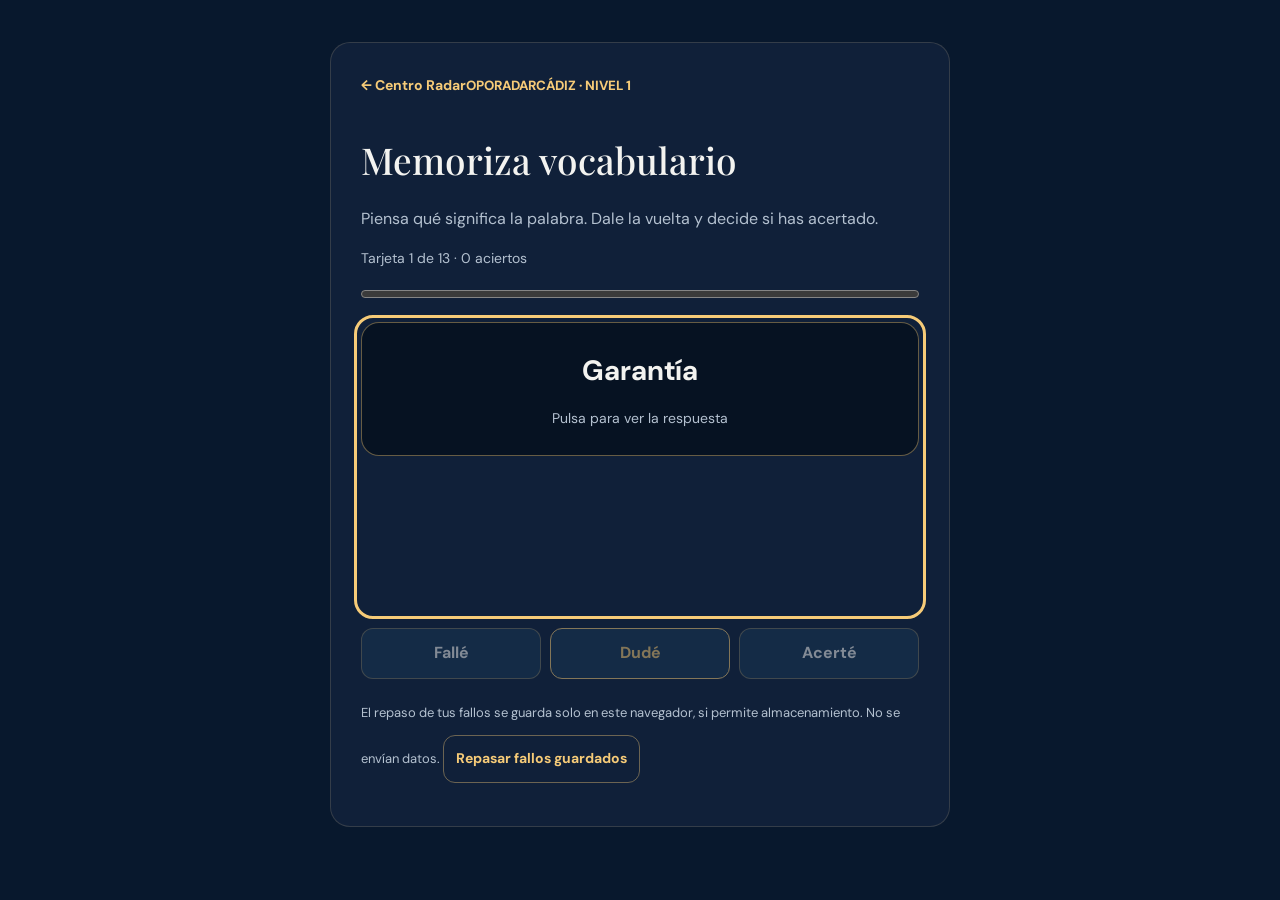
<file: juegos/tarjetas-radar/vocabulario-tema-1/index.html>
<!doctype html>
<html lang="es">
<meta charset="utf-8"><meta name="viewport" content="width=device-width,initial-scale=1">
<title>Memoriza vocabulario · OpoRadarCádiz</title>
<style>@import url('https://fonts.googleapis.com/css2?family=DM+Sans:wght@400;500;600;700&family=Playfair+Display:wght@500;600&display=swap');
:root{color-scheme:dark;--night:#08182d;--deep:#061222;--gold:#f6cb78;--ink:#f3f3f0;--muted:#b4c1d0;--line:#f1d29b29}
*{box-sizing:border-box}[hidden]{display:none!important}
body{margin:0;padding:clamp(12px,3vw,24px);min-height:100vh;background:var(--night);color:var(--ink);font:16px/1.55 'DM Sans',system-ui,sans-serif}
main{max-width:620px;margin:2vh auto;background:#102039;border:1px solid var(--line);border-radius:20px;padding:clamp(19px,4vw,30px)}
small{color:var(--gold);font-weight:750}h1{font:500 clamp(28px,5vw,37px)/1.16 'Playfair Display',Georgia,serif}p{color:var(--muted)}
button{font:inherit;font-weight:700;border:1px solid #f6cb7866;border-radius:12px;padding:12px;cursor:pointer;background:var(--gold);color:var(--deep);min-height:48px}
button:focus-visible,a:focus-visible{outline:3px solid var(--gold);outline-offset:4px}
button:disabled{opacity:.5;cursor:default}
a{color:var(--gold)}.return{display:inline-block;margin:0 0 18px;font-size:14px;font-weight:700;text-decoration:none}
.row{display:flex;gap:9px;margin-top:16px;flex-wrap:wrap}.row>*{flex:1 1 115px}
.card{display:grid;perspective:1000px;width:100%;background:transparent;padding:0;color:var(--ink);text-align:center;min-height:290px;border:none}
.face{grid-area:1/1;border:1px solid #f6cb7866;border-radius:18px;background:var(--deep);padding:26px;display:flex;flex-direction:column;justify-content:center;backface-visibility:hidden;transition:transform .35s}
.front{transform:rotateY(0)}.back{transform:rotateY(-180deg);font-size:17px;font-weight:400;white-space:pre-line}
.flipped .front{transform:rotateY(180deg)}.flipped .back{transform:rotateY(0)}
.word{font-size:clamp(22px,4vw,28px)}.hint{font-size:14px;font-weight:400;margin-top:15px;color:var(--muted)}
.good,.bad,.doubt{background:#183653;color:var(--ink)}.doubt{border-color:var(--gold);color:var(--gold)}.secondary{background:transparent;color:var(--gold)}
progress{width:100%;accent-color:var(--gold);margin:16px 0}
#status{font-size:14px;color:var(--muted)}#ratingFeedback{color:var(--gold);font-size:14px}#next{width:100%;margin-top:12px}
footer{font-size:13px;color:var(--muted);margin-top:24px}
@media(prefers-reduced-motion:reduce){.face{transition:none}}
@media(max-width:400px){main{padding:18px}.row>*{flex-basis:100px}.face{padding:18px}}
</style>
<main><a id="backToMenu" class="return" href="../../centro-radar/tema-1/">← Centro Radar</a><small>OPORADARCÁDIZ · NIVEL 1</small><h1>Memoriza vocabulario</h1><p>Piensa qué significa la palabra. Dale la vuelta y decide si has acertado.</p>
<section id="play"><div id="status" aria-live="polite"></div><progress id="progress" max="13" value="0" aria-label="Tarjetas completadas"></progress>
<button id="card" class="card" aria-label="Dar la vuelta a la tarjeta"><span class="face front"><span class="word" id="word"></span><span class="hint">Pulsa para ver la respuesta</span></span><span class="face back" id="answer" aria-hidden="true"></span></button>
<div class="row"><button id="fail" class="bad" disabled>Fallé</button><button id="doubt" class="doubt" disabled>Dudé</button><button id="pass" class="good" disabled>Acerté</button></div><p id="ratingFeedback" role="status" hidden></p><button id="next" class="secondary" hidden>Siguiente tarjeta →</button></section>
<section id="result" hidden aria-live="polite"><h2>Ronda terminada</h2><p id="score"></p><div class="row"><button id="retry">Repasar mis fallos</button><button id="all" class="secondary">Todas otra vez</button></div></section>
<footer>El repaso de tus fallos se guarda solo en este navegador, si permite almacenamiento. No se envían datos. <button id="saved" class="secondary" style="margin-top:12px;font-size:14px">Repasar fallos guardados</button><p id="notice" role="status"></p></footer></main>
<script>
'use strict';
const cards = [
['Constitución','Es la ley fundamental que todas las demás leyes deben respetar.'],
['Soberanía','Es el poder de decidir cómo se organiza y gobierna un país.'],
['Democracia','Es un sistema en el que el pueblo participa y elige a sus representantes mediante el voto.'],
['Garantía','Es una medida que ayuda a proteger un derecho.'],
['Institución','Es una organización que cumple una función importante para la sociedad.'],
['Títulos oficiales','Son los nombres de los grandes bloques de la Constitución.'],
['Cortes Generales','Son el Congreso de los Diputados y el Senado, que representan al pueblo español.'],
['Senado','Es la cámara de las Cortes Generales que representa a los territorios.'],
['Tribunal Constitucional','Es el intérprete supremo de la Constitución. Decide cómo se entiende la Constitución cuando hay una cuestión constitucional o si una norma la respeta.\nOjo: no forma parte del Poder Judicial ni es el tribunal superior de todos los jueces.'],
['Sancionar · dos significados','1. El Rey da su aprobación formal a una ley.\n2. Imponer una multa o un castigo.\nCuando el Rey sanciona una ley, usamos el primer significado.'],
['Ratificar','Es confirmar una decisión, como hizo el pueblo al votar la Constitución.'],
['Entrar en vigor','Es empezar a tener efecto y ser de obligado cumplimiento.'],
['Publicar en el BOE','Es dar a conocer una norma en el Boletín Oficial del Estado.']];
const $=id=>document.getElementById(id), key='oporadar_vocabulario_t1_v1';
let saved=new Set(), queue=[], pos=0, errors=[], successes=0, revealed=false, rated=false;
try{const data=JSON.parse(localStorage.getItem(key)||'[]');if(Array.isArray(data))saved=new Set(data.filter(x=>Number.isInteger(x)&&x>=0&&x<cards.length));}catch{}
function persist(){try{localStorage.setItem(key,JSON.stringify([...saved]));}catch{$('notice').textContent='Este navegador no permite guardar el repaso. Puedes continuar esta ronda.';}}
function start(ids){queue=[...ids];for(let i=queue.length-1;i>0;i--){let j=Math.floor(Math.random()*(i+1));[queue[i],queue[j]]=[queue[j],queue[i]];}pos=0;errors=[];successes=0;$('play').hidden=false;$('result').hidden=true;$('progress').max=queue.length;show();}
function show(){revealed=false;rated=false;$('next').hidden=true;$('ratingFeedback').hidden=true;$('card').classList.remove('flipped');$('answer').setAttribute('aria-hidden','true');$('card').querySelector('.front').setAttribute('aria-hidden','false');$('card').setAttribute('aria-label','Dar la vuelta: '+cards[queue[pos]][0]);$('word').textContent=cards[queue[pos]][0];$('answer').textContent=cards[queue[pos]][1];$('fail').disabled=$('doubt').disabled=$('pass').disabled=true;$('status').textContent=`Tarjeta ${pos+1} de ${queue.length} · ${successes} aciertos`;$('progress').value=pos;$('card').focus({preventScroll:true});}
$('card').onclick=()=>{revealed=true;$('card').classList.add('flipped');$('answer').setAttribute('aria-hidden','false');$('card').querySelector('.front').setAttribute('aria-hidden','true');$('card').setAttribute('aria-label',cards[queue[pos]][1]);$('fail').disabled=$('doubt').disabled=$('pass').disabled=false;};
function rate(outcome){if(!revealed||rated)return;rated=true;const id=queue[pos];if(outcome==='acierto'){successes++;saved.delete(id);}else{errors.push(id);saved.add(id);}persist();$('fail').disabled=$('doubt').disabled=$('pass').disabled=true;$('ratingFeedback').textContent=outcome==='acierto'?'Recuperada. Relee la definición antes de avanzar.':outcome==='duda'?'Duda guardada para repasar. Puedes estudiar la definición.':'Fallo guardado para repasar. Puedes estudiar la definición.';$('ratingFeedback').hidden=false;$('next').textContent=pos+1<queue.length?'Siguiente tarjeta →':'Ver resultados →';$('next').hidden=false;$('next').focus();}
function advance(){if(!rated)return;pos++;if(pos<queue.length)show();else{$('play').hidden=true;$('result').hidden=false;$('score').textContent=successes+' aciertos de '+queue.length+'. '+(errors.length?errors.length+' dudas o fallos para volver a practicar.':'¡Has recordado todas las palabras!');$('retry').disabled=!errors.length;$('all').focus();}}
$('fail').onclick=()=>rate('fallo');$('doubt').onclick=()=>rate('duda');$('pass').onclick=()=>rate('acierto');$('next').onclick=advance;$('retry').onclick=()=>start(errors);$('all').onclick=()=>start(cards.map((_,i)=>i));$('saved').onclick=()=>{if(saved.size)start([...saved]);else $('notice').textContent='No tienes fallos guardados.';};try{const ref=new URL(new URLSearchParams(window.location.search).get('volver')||document.referrer);const allowedHosts=new Set([window.location.hostname,'oporadarcadiz.github.io','oporadar-cadiz.rosidekai.chatgpt.site']);if(ref.protocol==='https:'&&allowedHosts.has(ref.hostname)&&/^(?:\/Temario)?\/tema-1\/juegos\/menu-memoria\/(?:index\.html|vocabulario-juridico\.html)?$/.test(ref.pathname)){$('backToMenu').href=ref.href;$('backToMenu').textContent='← Centro de Juegos';}}catch(_){};start(cards.map((_,i)=>i));
</script></html>
</file>
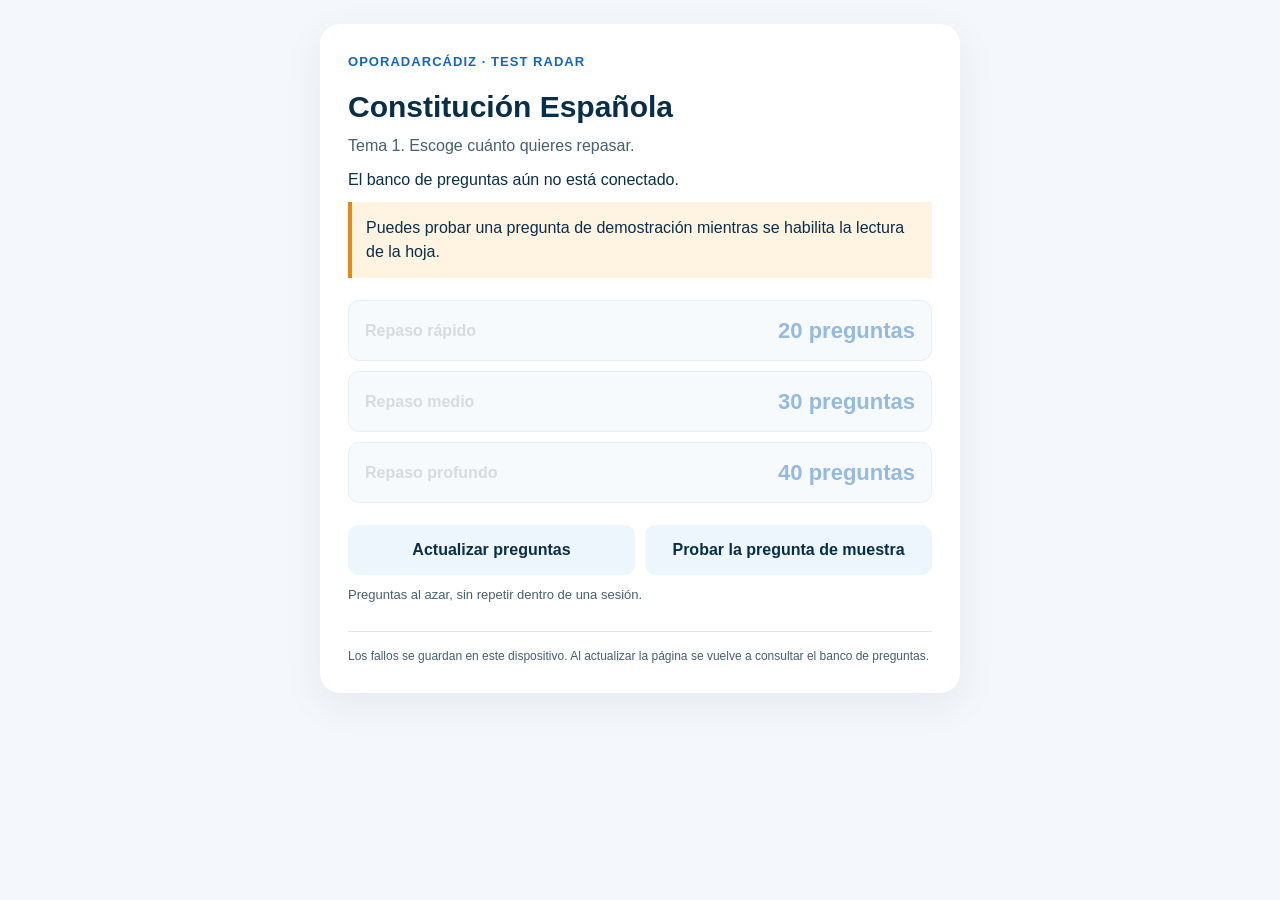
<file: juegos/test-radar/tema-1/index.html>
<!doctype html>
<html lang="es">
<head>
<meta charset="utf-8"><meta name="viewport" content="width=device-width,initial-scale=1">
<meta name="theme-color" content="#1565C0">
<title>Test Radar · Constitución Española · OpoRadarCádiz</title>
<link rel="icon" href="data:image/svg+xml,%3Csvg xmlns='http://www.w3.org/2000/svg' viewBox='0 0 32 32'%3E%3Ccircle cx='16' cy='16' r='14' fill='%231565C0'/%3E%3Cpath d='m8 16 5 5 11-11' stroke='white' stroke-width='3' fill='none'/%3E%3C/svg%3E">
<style>
:root{--blue:#1565c0;--ink:#092e49;--muted:#46606f;--red:#b42318;--green:#2e7d32;--pale:#edf6fc}
*{box-sizing:border-box}body{margin:0;background:#f4f7fb;color:var(--ink);font-family:Arial,sans-serif;line-height:1.5;padding:24px 16px}
main{max-width:640px;margin:auto;background:#fff;border-radius:20px;padding:28px;box-shadow:0 12px 40px #092e4910}
.brand{font-size:13px;font-weight:800;letter-spacing:.08em;color:var(--blue)}h1{font-size:30px;line-height:1.15;margin:18px 0 10px}h2{font-size:22px;line-height:1.35}p{margin:10px 0}.muted{color:var(--muted)}.small{font-size:13px}.tag{display:inline-block;font-size:12px;font-weight:bold;background:var(--pale);padding:4px 9px;border-radius:6px;color:var(--blue)}
[hidden]{display:none!important}button{font:inherit;cursor:pointer;min-height:48px;border-radius:11px;border:0;padding:13px 16px;font-weight:700}.primary{background:var(--blue);color:white}.secondary{background:var(--pale);color:var(--ink)}button:focus-visible,a:focus-visible{outline:3px solid #e78914;outline-offset:3px}button:disabled{opacity:.45;cursor:default}
.modes{display:grid;gap:10px;margin:22px 0}.mode{background:var(--pale);border:1px solid #c7dced;text-align:left;display:flex;justify-content:space-between;gap:8px;align-items:center}.mode b{font-size:22px;color:var(--blue)}.note{padding:14px;border-left:4px solid #e78914;background:#fff4e2}.actions{display:flex;gap:10px;flex-wrap:wrap;margin:18px 0 0}.actions>*{flex:1}
.top{display:flex;justify-content:space-between;gap:10px;font-size:14px;margin:20px 0 10px}.bar{height:7px;background:var(--pale);border-radius:4px;overflow:hidden}.bar div{background:var(--blue);height:100%;width:0}.options{display:grid;gap:10px;padding:0;border:0;margin:20px 0}.option{display:flex;align-items:flex-start;gap:12px;border:1px solid #c7dced;border-radius:10px;padding:14px;cursor:pointer;font-size:17px}.option input{width:20px;height:20px;margin-top:3px;accent-color:var(--blue);flex-shrink:0}.option:has(input:checked){background:var(--pale);border-color:var(--blue)}.option.correct{border:2px solid var(--green);background:#ecf7f0}.option.wrong{border:2px solid var(--red);background:#fceeef}.feedback{border:1px solid #c7dced;padding:16px;border-radius:10px;margin-top:16px}.feedback strong{font-size:18px}.good{color:var(--green)}.bad{color:var(--red)}.score{font-size:44px;color:var(--blue);font-weight:bold;margin-top:18px}.results{display:grid;grid-template-columns:repeat(3,1fr);gap:8px;margin:16px 0}.results div{padding:10px;background:var(--pale);border-radius:8px;text-align:center}.results b{display:block;font-size:22px}a{color:var(--blue)}footer{border-top:1px solid #dbe6ed;margin-top:26px;padding-top:15px;font-size:12px;color:var(--muted)}
@media(max-width:400px){body{padding:10px}main{padding:20px}h1{font-size:26px}.mode{display:block}.mode b{display:block}}
</style></head>
<body><main><div class="brand">OPORADARCÁDIZ · TEST RADAR</div>
<section id="home"><h1>Constitución Española</h1><p class="muted">Tema 1. Escoge cuánto quieres repasar.</p>
<p id="loading" role="status">Cargando preguntas…</p>
<div id="bankNote" class="note" hidden></div>
<div class="modes"><button class="mode" data-count="20" disabled><span>Repaso rápido</span><b>20 preguntas</b></button><button class="mode" data-count="30" disabled><span>Repaso medio</span><b>30 preguntas</b></button><button class="mode" data-count="40" disabled><span>Repaso profundo</span><b>40 preguntas</b></button></div>
<p id="available" class="small muted"></p><div class="actions"><button id="reload" class="secondary">Actualizar preguntas</button><button id="demo" class="secondary" hidden>Probar la pregunta de muestra</button></div>
<p class="small muted">Preguntas al azar, sin repetir dentro de una sesión.</p></section>
<section id="quiz" hidden><div class="top"><span id="position"></span><span id="scoreLive"></span></div><div class="bar"><div id="progress"></div></div><p><span id="type" class="tag"></span></p><h2 id="question" tabindex="-1"></h2>
<form id="answerForm"><fieldset class="options" id="choices"><legend class="small">Selecciona una respuesta:</legend></fieldset><button id="submit" class="primary" disabled>Corregir respuesta</button></form>
<div id="feedback" class="feedback" role="status" hidden><strong id="verdict"></strong><p id="correctAnswer"></p><p id="explanation"></p><a id="source" class="small" target="_blank" rel="noopener noreferrer" hidden>Ver fuente</a></div>
<div class="actions"><button id="next" class="primary" hidden>Siguiente pregunta</button><button id="leave" class="secondary">Volver al inicio</button></div></section>
<section id="result" hidden><span class="tag">REPASO TERMINADO</span><h1>Tu resultado</h1><div id="totalScore" class="score"></div><div class="results"><div><b id="correctN"></b>Aciertos</div><div><b id="wrongN"></b>Fallos</div><div><b id="questionN"></b>Preguntas</div></div><p id="resultNote" class="muted"></p><div class="actions"><button id="retry" class="primary">Repetir los fallos</button><button id="newRound" class="secondary">Nuevo repaso</button></div></section>
<footer>Los fallos se guardan en este dispositivo. Al actualizar la página se vuelve a consultar el banco de preguntas.<p id="demoFooter" hidden>Modo de demostración. Esta muestra comprueba el juego y no es un examen oficial.</p></footer>
</main><script src="core.js"></script><script src="../../centro-radar/shared/progress.js"></script><script>
'use strict';
const SHEET_ID='1cxhXuTaRsF7O8BTHkl8Bz3WKODCKt8hjK7TaFV_oEJI';
const SHEET_GID='472358706';
const STORE_KEY='oporadar-test-tema-1-v1';
const $=id=>document.getElementById(id);
let bank=[],round=[],index=0,answers=[],demoMode=false,loadNumber=0;
function readHistory(){try{return JSON.parse(localStorage.getItem(STORE_KEY)||'{}')||{};}catch{return {};}}
function record(question,correct){try{const h=readHistory();h[question.id]={wrong:!correct,at:Date.now()};localStorage.setItem(STORE_KEY,JSON.stringify(h));RadarProgress.create(localStorage).mark(question.conceptId,correct?'acierto':'fallo','test-sheet');}catch{}}
function screen(id){['home','quiz','result'].forEach(s=>$(s).hidden=s!==id);}
function googleTable(){return new Promise((resolve,reject)=>{
 const callback='oporadarSheet'+Date.now()+Math.floor(Math.random()*10000),script=document.createElement('script');
 const timeout=setTimeout(()=>finish(new Error('No se pudo leer el banco de preguntas.')),18000);
 function finish(error,result){clearTimeout(timeout);script.remove();delete window[callback];error?reject(error):resolve(result);}
 window[callback]=response=>response.status==='ok'?finish(null,response.table):finish(new Error('La hoja de preguntas todavía no está disponible para lectura.'));
 script.onerror=()=>finish(new Error('No se pudo conectar con la hoja de preguntas.'));
 const url=new URL('https://docs.google.com/spreadsheets/d/'+SHEET_ID+'/gviz/tq');
 url.searchParams.set('gid',SHEET_GID);url.searchParams.set('headers','1');url.searchParams.set('tqx','out:json;responseHandler:'+callback);url.searchParams.set('tq','select *');url.searchParams.set('_',Date.now());script.src=url.href;document.head.append(script);
});}
async function load(){const token=++loadNumber;bank=[];demoMode=false;$('demoFooter').hidden=true;$('loading').textContent='Cargando preguntas…';$('bankNote').hidden=true;$('demo').hidden=true;$('available').textContent='';document.querySelectorAll('[data-count]').forEach(b=>b.disabled=true);$('reload').disabled=true;
 try{const data=QuizCore.normalize(await googleTable());if(token!==loadNumber)return;bank=data.bank;$('loading').textContent=bank.length?'Banco actualizado.':'Todavía no hay preguntas activas del Tema 1.';
 $('available').textContent=bank.length+' pregunta'+(bank.length===1?'':'s')+' disponible'+(bank.length===1?'':'s')+'.';
 if(bank.length && bank.length<20){$('bankNote').textContent=bank.length===1?'El banco está empezando. Cada repaso incluirá la pregunta disponible; crecerá al añadir más preguntas a la hoja.':'El banco está empezando. Cada repaso incluirá las '+bank.length+' preguntas disponibles; crecerá al añadir más preguntas a la hoja.';$('bankNote').hidden=false;}
 if(data.rejected){$('bankNote').textContent=( $('bankNote').hidden?'':$('bankNote').textContent+' ')+'Hay filas incompletas o duplicadas que se han omitido.';$('bankNote').hidden=false;}
 document.querySelectorAll('[data-count]').forEach(b=>b.disabled=!bank.length);
 }catch(e){if(token!==loadNumber)return;$('loading').textContent='El banco de preguntas aún no está conectado.';$('bankNote').textContent='Puedes probar una pregunta de demostración mientras se habilita la lectura de la hoja.';$('bankNote').hidden=false;$('demo').hidden=false;}
 finally{if(token===loadNumber)$('reload').disabled=false;}}
function start(count,selected){let memory;try{memory=RadarProgress.create(localStorage);}catch{memory={priority:()=>4}}round=selected||RadarProgress.select(bank,count,memory);if(!round.length)return;index=0;answers=[];screen('quiz');render();}
function render(){const q=round[index];$('position').textContent='Pregunta '+(index+1)+' de '+round.length;$('scoreLive').textContent=answers.filter(a=>a.correct).length+' aciertos';$('progress').style.width=(index/round.length*100)+'%';$('type').textContent=q.type==='OFICIAL'?'PREGUNTA OFICIAL':q.type==='DEMOSTRACION'?'PREGUNTA DE MUESTRA':'PREGUNTA DE REPASO';$('question').textContent=q.question;
 const options=$('choices');options.replaceChildren();const legend=document.createElement('legend');legend.className='small';legend.textContent='Selecciona una respuesta:';options.append(legend);
 q.choices.forEach((value,i)=>{const label=document.createElement('label');label.className='option';const radio=document.createElement('input');radio.type='radio';radio.name='answer';radio.value=i;radio.addEventListener('change',()=>$('submit').disabled=false);const span=document.createElement('span');span.textContent=String.fromCharCode(65+i)+'. '+value;label.append(radio,span);options.append(label);});
 $('feedback').hidden=true;$('next').hidden=true;$('submit').hidden=false;$('submit').disabled=true;$('next').textContent=index===round.length-1?'Ver resultado':'Siguiente pregunta';$('question').focus();}
function correct(event){event.preventDefault();const checked=document.querySelector('input[name="answer"]:checked');if(!checked||$('submit').hidden)return;const q=round[index],chosen=Number(checked.value),ok=chosen===q.correct;answers.push({q,correct:ok});if(!demoMode)record(q,ok);
 document.querySelectorAll('input[name="answer"]').forEach(input=>{input.disabled=true;const i=Number(input.value);input.closest('label').classList.toggle('correct',i===q.correct);input.closest('label').classList.toggle('wrong',i===chosen&&!ok);});
 $('verdict').textContent=ok?'Respuesta correcta':'Esta vez no';$('verdict').className=ok?'good':'bad';$('correctAnswer').textContent='Respuesta correcta: '+String.fromCharCode(65+q.correct)+'. '+q.choices[q.correct];$('explanation').textContent=q.explanation;
 $('source').hidden=true;try{const url=new URL(q.source);if(url.protocol==='https:'){$('source').href=url.href;$('source').hidden=false;}}catch{}
 $('submit').hidden=true;$('feedback').hidden=false;$('next').hidden=false;$('next').focus();}
function finish(){screen('result');const n=answers.length,ok=answers.filter(a=>a.correct).length;$('totalScore').textContent=ok+' / '+n;$('correctN').textContent=ok;$('wrongN').textContent=n-ok;$('questionN').textContent=n;$('retry').disabled=ok===n;$('resultNote').textContent=demoMode?'Has probado la pregunta de demostración.':ok===n?'Has acertado todas las preguntas de esta sesión.':'Repite las preguntas que has fallado para repasar su respuesta.';}
document.querySelectorAll('[data-count]').forEach(b=>b.addEventListener('click',()=>start(Number(b.dataset.count))));
$('answerForm').addEventListener('submit',correct);$('next').addEventListener('click',()=>{index++;index===round.length?finish():render();});$('reload').addEventListener('click',load);$('leave').addEventListener('click',()=>screen('home'));$('newRound').addEventListener('click',()=>screen('home'));$('retry').addEventListener('click',()=>start(40,QuizCore.select(answers.filter(a=>!a.correct).map(a=>a.q),40)));
$('demo').addEventListener('click',()=>{demoMode=true;$('demoFooter').hidden=false;start(1,[{id:'DEMO-T1-001',question:'¿Cuál es la capital del Estado según el artículo 5 de la Constitución Española?',choices:['Barcelona','Madrid','Sevilla','Valencia'],correct:1,explanation:'El artículo 5 establece que la capital del Estado es la villa de Madrid.',type:'DEMOSTRACION',source:'https://www.boe.es/buscar/act.php?id=BOE-A-1978-31229#a5'}]);});
load();
</script></body></html>
</file>
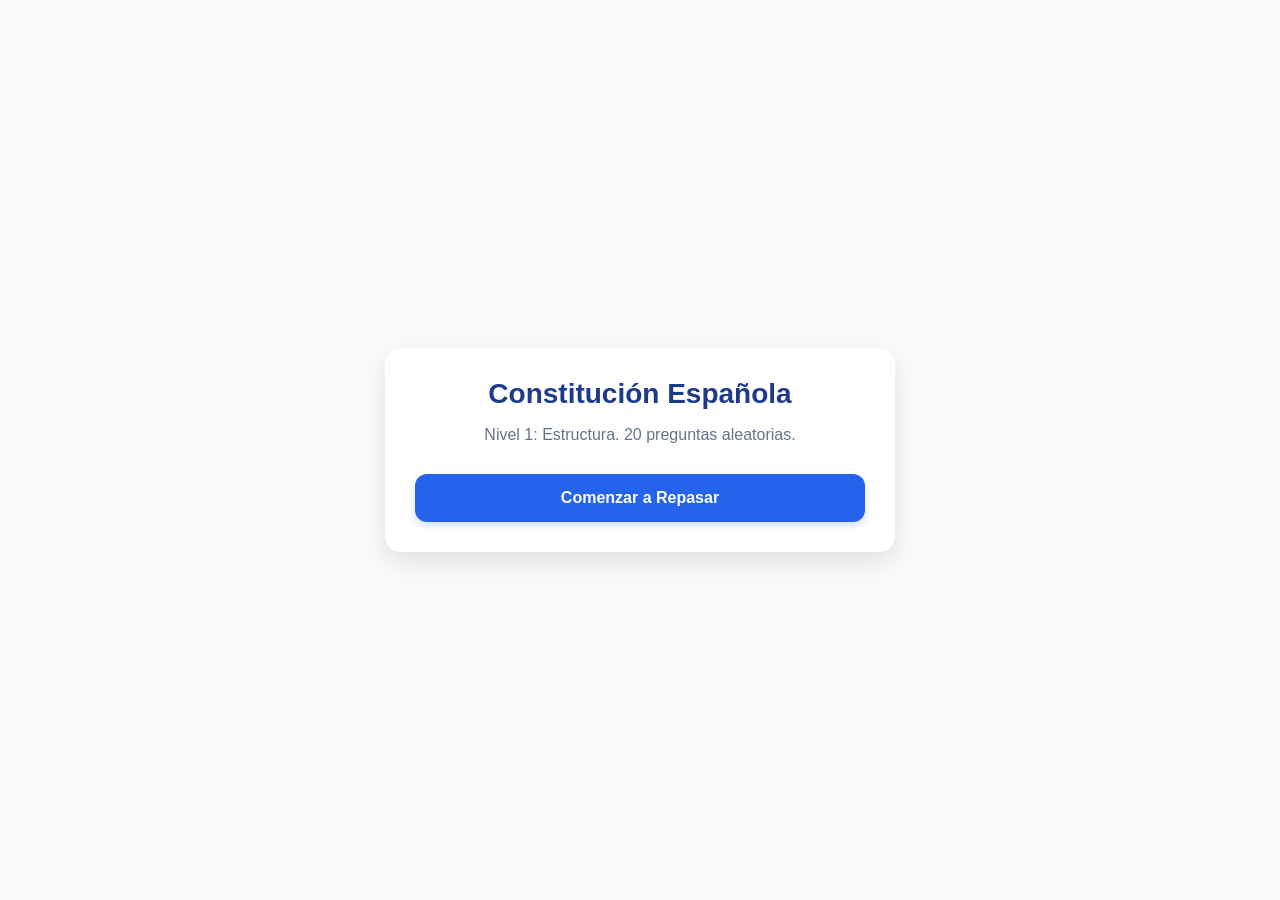
<file: juego_de_tarjetas_interactivas.html>
<!DOCTYPE html>
<html lang="es">
<head>
    <meta charset="UTF-8">
    <meta name="viewport" content="width=device-width, initial-scale=1.0">
    <title>Tarjetas: La Constitución</title>
    <style>
        body { 
            font-family: 'Segoe UI', Tahoma, Geneva, Verdana, sans-serif; 
            background-color: #f8fafc; 
            color: #1e293b; 
            display: flex; 
            align-items: center; 
            justify-content: center; 
            min-height: 100vh; 
            margin: 0; 
            padding: 20px; 
            box-sizing: border-box; 
        }
        .app-container { 
            background: white; 
            width: 100%; 
            max-width: 450px; 
            border-radius: 16px; 
            box-shadow: 0 10px 25px rgba(0,0,0,0.1); 
            padding: 30px; 
            text-align: center; 
        }
        .hidden { display: none !important; }
        h1 { color: #1e3a8a; font-size: 28px; margin-top: 0; margin-bottom: 10px; }
        h2 { font-size: 14px; text-transform: uppercase; margin-bottom: 10px; color: #3b82f6; }
        p.subtitle { color: #64748b; margin-bottom: 30px; }
        .btn { 
            width: 100%; 
            padding: 15px; 
            border: none; 
            border-radius: 12px; 
            font-size: 16px; 
            font-weight: bold; 
            cursor: pointer; 
            transition: all 0.2s; 
        }
        .btn-primary { background: #2563eb; color: white; box-shadow: 0 4px 6px rgba(37, 99, 235, 0.2); }
        .btn-primary:hover { background: #1d4ed8; }
        .header-info { 
            display: flex; 
            justify-content: space-between; 
            font-size: 14px; 
            font-weight: bold; 
            color: #94a3b8; 
            margin-bottom: 20px; 
        }
        .score-live { color: #22c55e; }
        .card-content { 
            background: #eff6ff; 
            border: 2px solid #dbeafe; 
            border-radius: 16px; 
            padding: 25px; 
            margin-bottom: 25px; 
            min-height: 200px; 
            display: flex; 
            flex-direction: column; 
            justify-content: center; 
        }
        .pregunta { font-size: 20px; font-weight: 600; color: #0f172a; margin: 0; }
        .respuesta-container { margin-top: 25px; padding-top: 25px; border-top: 1px solid #bfdbfe; }
        .respuesta-container h2 { color: #16a34a; }
        .respuesta { font-size: 18px; color: #334155; margin: 0; font-weight: 500; }
        .botones-evaluacion { display: flex; gap: 15px; }
        .btn-falle { flex: 1; background: #fee2e2; color: #b91c1c; border: 1px solid #fecaca; }
        .btn-acerte { flex: 1; background: #dcfce7; color: #15803d; border: 1px solid #bbf7d0; }
        .score-final { font-size: 48px; font-weight: 900; color: #2563eb; margin: 20px 0 30px; }
        .emoji-resultado { font-size: 70px; margin: 20px 0; }
    </style>
</head>
<body>

    <div class="app-container">
        <!-- Pantalla de inicio -->
        <div id="start-screen">
            <h1>Constitución Española</h1>
            <p class="subtitle">Nivel 1: Estructura. 20 preguntas aleatorias.</p>
            <button onclick="iniciarJuego()" class="btn btn-primary">Comenzar a Repasar</button>
        </div>

        <!-- Pantalla de la tarjeta -->
        <div id="card-screen" class="hidden">
            <div class="header-info">
                <span id="progress">1 / 20</span>
                <span id="score-live" class="score-live">Aciertos: 0</span>
            </div>

            <div class="card-content">
                <h2>Pregunta</h2>
                <p id="pregunta" class="pregunta"></p>
                
                <div id="respuesta-container" class="respuesta-container hidden">
                    <h2>Respuesta</h2>
                    <p id="respuesta" class="respuesta"></p>
                </div>
            </div>

            <button id="btn-ver-respuesta" onclick="mostrarRespuesta()" class="btn btn-primary">Ver Respuesta</button>

            <div id="botones-evaluacion" class="botones-evaluacion hidden">
                <button onclick="siguiente(false)" class="btn btn-falle">❌ Fallé</button>
                <button onclick="siguiente(true)" class="btn btn-acerte">✅ Acerté</button>
            </div>
        </div>

        <!-- Pantalla de resultados -->
        <div id="end-screen" class="hidden">
            <h1>¡Repaso Terminado!</h1>
            <div class="emoji-resultado" id="emoji-resultado">🎉</div>
            <p>Has acertado</p>
            <div class="score-final"><span id="score-final"></span> de 20</div>
            <button onclick="iniciarJuego()" class="btn btn-primary">Volver a Intentarlo</button>
        </div>
    </div>

    <script>
        const tarjetasOriginales = [
            { q: "¿Cuántos artículos tiene en total la Constitución Española?", a: "169 artículos." },
            { q: "¿En qué fecha exacta fue ratificada la Constitución en referéndum?", a: "El 6 de diciembre de 1978." },
            { q: "¿Tiene el Preámbulo fuerza legal o valor normativo para multarte?", a: "FALSO. Es solo una declaración de intenciones." },
            { q: "¿Qué artículos forman el Título Preliminar (los 'cimientos')?", a: "Del artículo 1 al 9." },
            { q: "¿Qué temas recoge el Título Preliminar?", a: "Lo más básico del Estado: la bandera, el idioma, la capital, etc." },
            { q: "¿De qué trata el Título I?", a: "Derechos y Deberes." },
            { q: "¿De qué trata el Título II?", a: "La Corona." },
            { q: "¿Qué se regula en el Título III?", a: "Las Cortes Generales (Congreso y Senado)." },
            { q: "¿De qué trata el Título IV?", a: "El Gobierno (Presidente y Ministros)." },
            { q: "¿Qué Título regula las Relaciones entre el Gobierno y las Cortes?", a: "El Título V." },
            { q: "¿Qué poder del Estado encontramos en el Título VI?", a: "El Poder Judicial." },
            { q: "¿De qué trata el Título VII?", a: "Economía y Hacienda." },
            { q: "¿En qué Título se regula la Organización Territorial?", a: "En el Título VIII." },
            { q: "¿Qué órgano se regula en el Título IX?", a: "El Tribunal Constitucional." },
            { q: "¿De qué trata el Título X?", a: "La Reforma de la propia Constitución." },
            { q: "¿Cuál es el orden oficial real de las Disposiciones?", a: "Adicionales, Transitorias, Derogatoria y Final (ATDF)." },
            { q: "¿Cuántas Disposiciones Adicionales y Transitorias hay?", a: "4 Adicionales y 9 Transitorias." },
            { q: "¿Para qué servían las Disposiciones Transitorias?", a: "Para el periodo de adaptación a la nueva ley de 1978." },
            { q: "¿Para qué sirve la única Disposición Derogatoria?", a: "Para anular/cancelar todas las leyes de la dictadura." },
            { q: "¿De qué informa la única Disposición Final?", a: "De cuándo empieza a funcionar la Constitución." }
        ];

        let mazo = [];
        let indiceActual = 0;
        let aciertos = 0;

        function iniciarJuego() {
            mazo = [...tarjetasOriginales].sort(() => Math.random() - 0.5);
            indiceActual = 0;
            aciertos = 0;
            
            document.getElementById('start-screen').classList.add('hidden');
            document.getElementById('end-screen').classList.add('hidden');
            document.getElementById('card-screen').classList.remove('hidden');
            
            mostrarTarjeta();
        }

        function mostrarTarjeta() {
            document.getElementById('progress').innerText = `${indiceActual + 1} / ${mazo.length}`;
            document.getElementById('score-live').innerText = `Aciertos: ${aciertos}`;
            
            document.getElementById('pregunta').innerText = mazo[indiceActual].q;
            document.getElementById('respuesta').innerText = mazo[indiceActual].a;
            
            document.getElementById('respuesta-container').classList.add('hidden');
            document.getElementById('botones-evaluacion').classList.add('hidden');
            document.getElementById('btn-ver-respuesta').classList.remove('hidden');
        }

        function mostrarRespuesta() {
            document.getElementById('respuesta-container').classList.remove('hidden');
            document.getElementById('btn-ver-respuesta').classList.add('hidden');
            document.getElementById('botones-evaluacion').classList.remove('hidden');
        }

        function siguiente(acerto) {
            if (acerto) aciertos++;
            indiceActual++;
            
            if (indiceActual < mazo.length) {
                mostrarTarjeta();
            } else {
                mostrarResultados();
            }
        }

        function mostrarResultados() {
            document.getElementById('card-screen').classList.add('hidden');
            document.getElementById('end-screen').classList.remove('hidden');
            document.getElementById('score-final').innerText = aciertos;
            
            let emoji = "🎉";
            if(aciertos < 10) emoji = "📚";
            if(aciertos === 20) emoji = "🏆";
            document.getElementById('emoji-resultado').innerText = emoji;
        }
    </script>
</body>
</html>
</file>
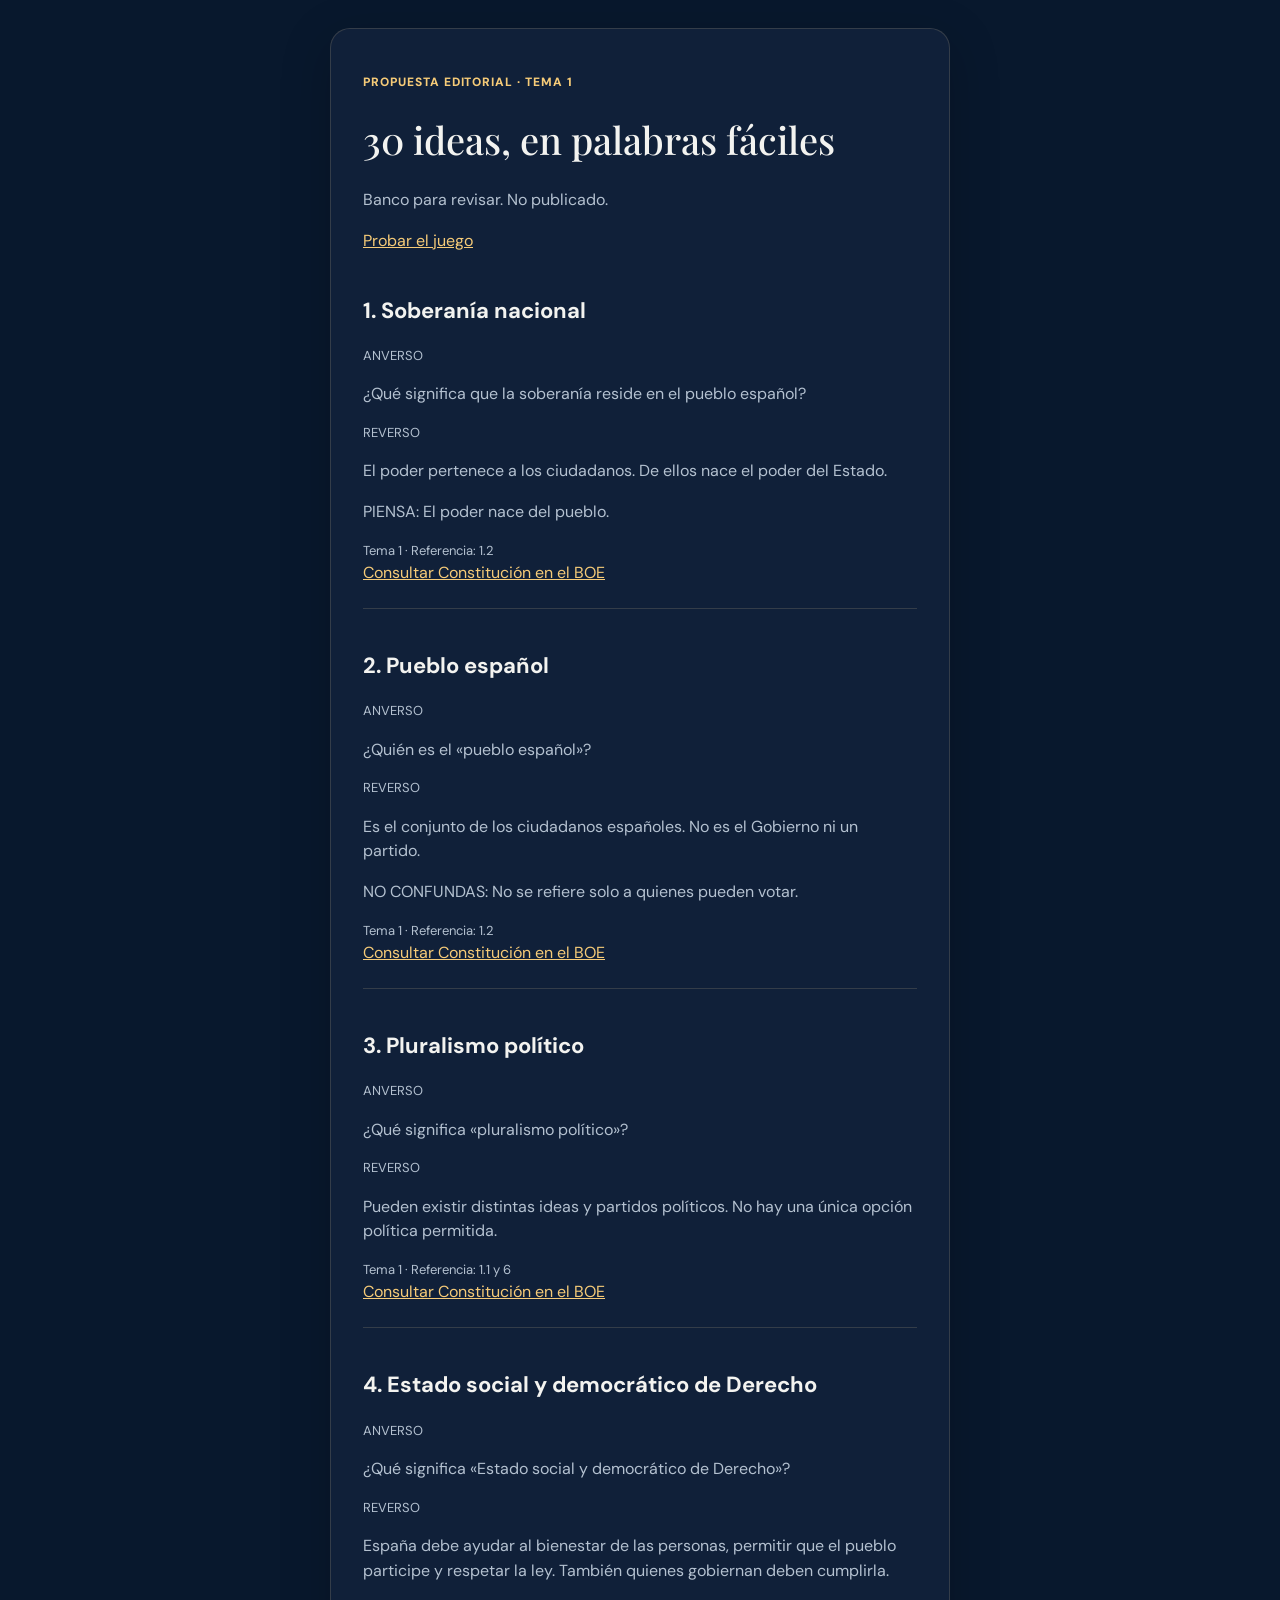
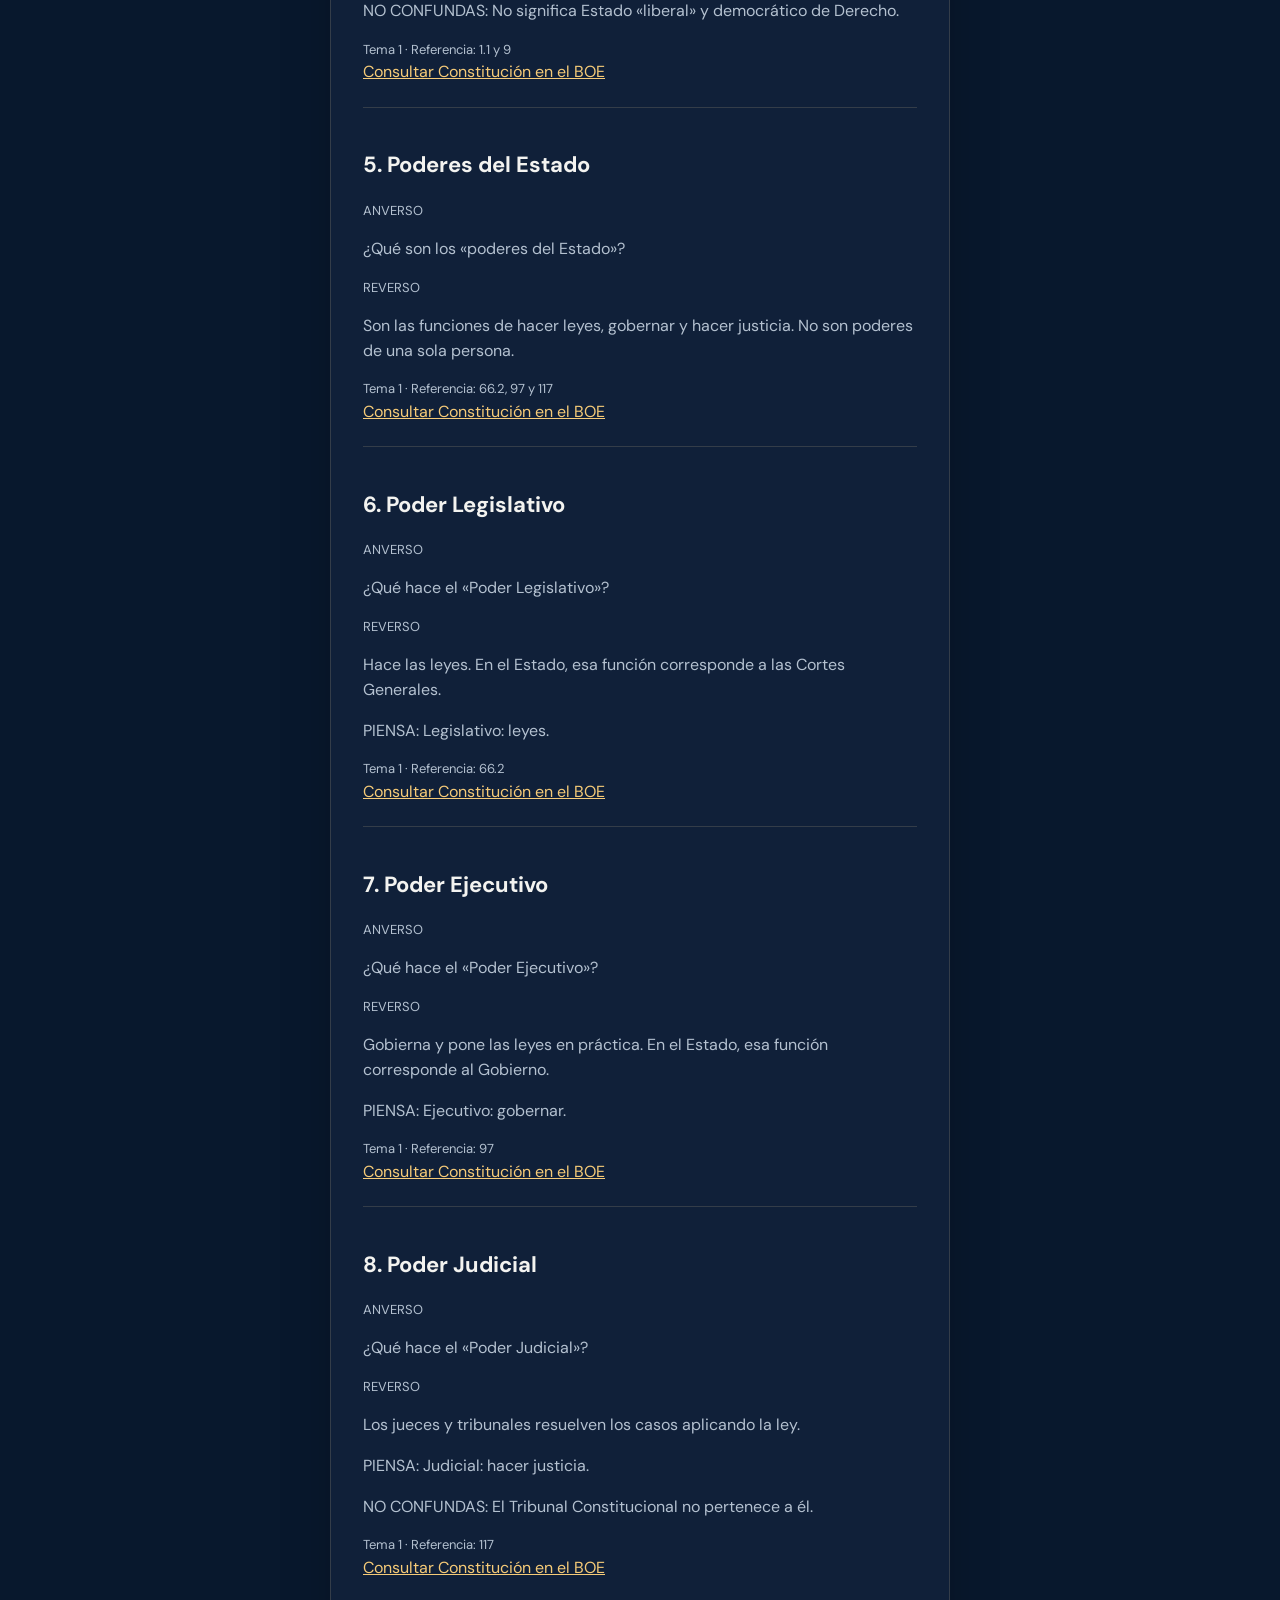
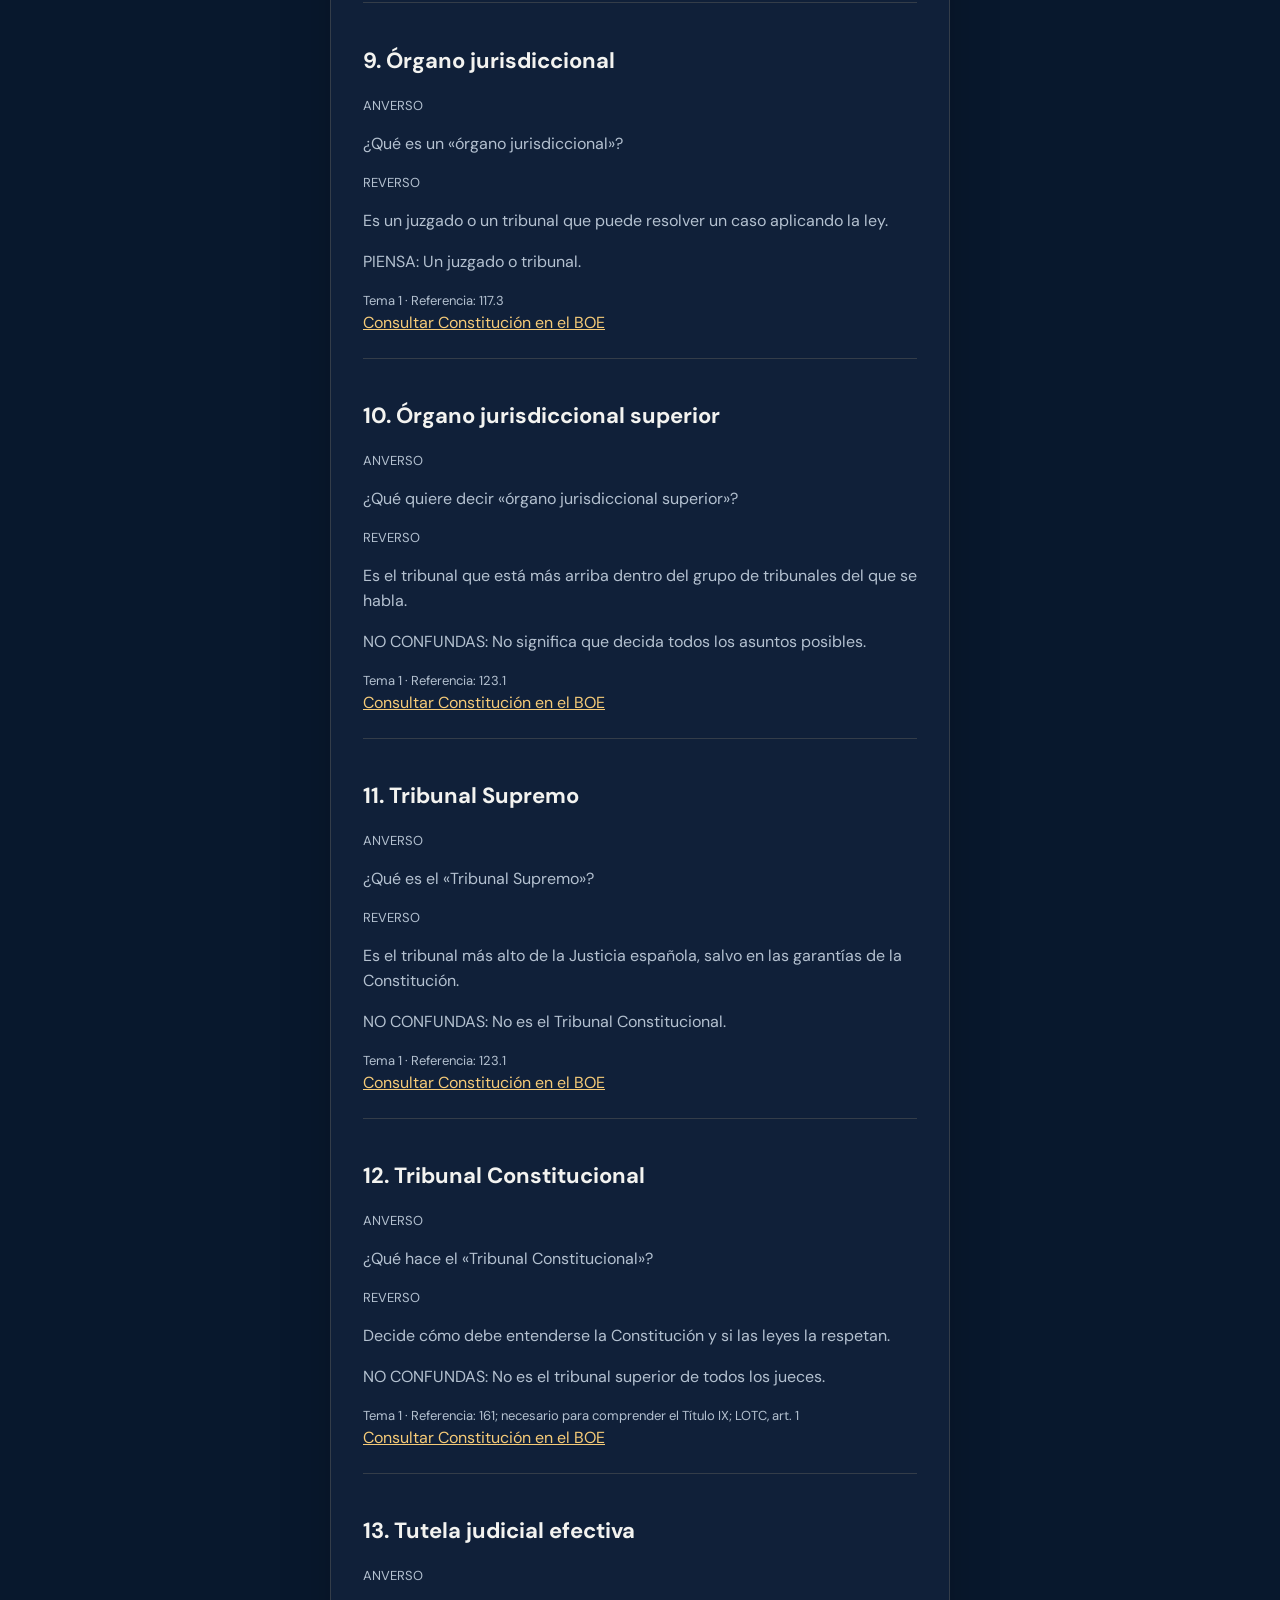
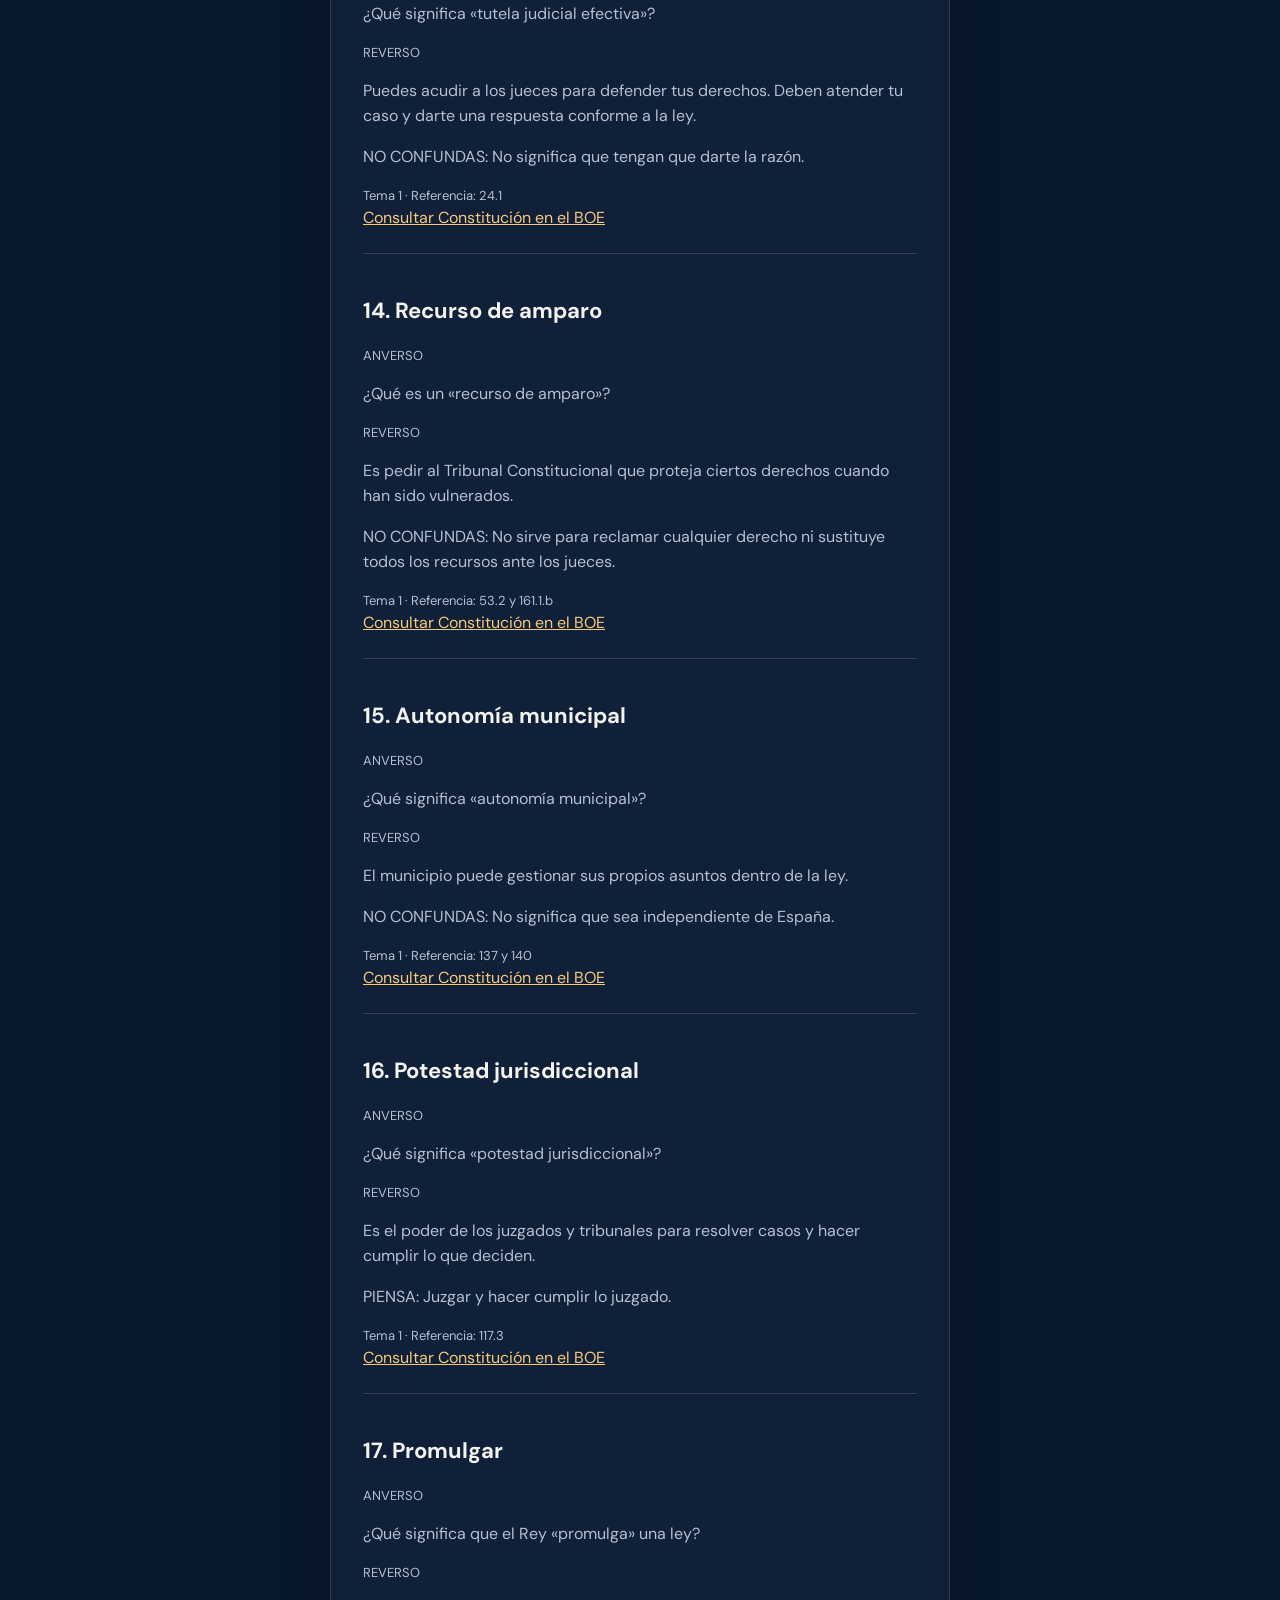
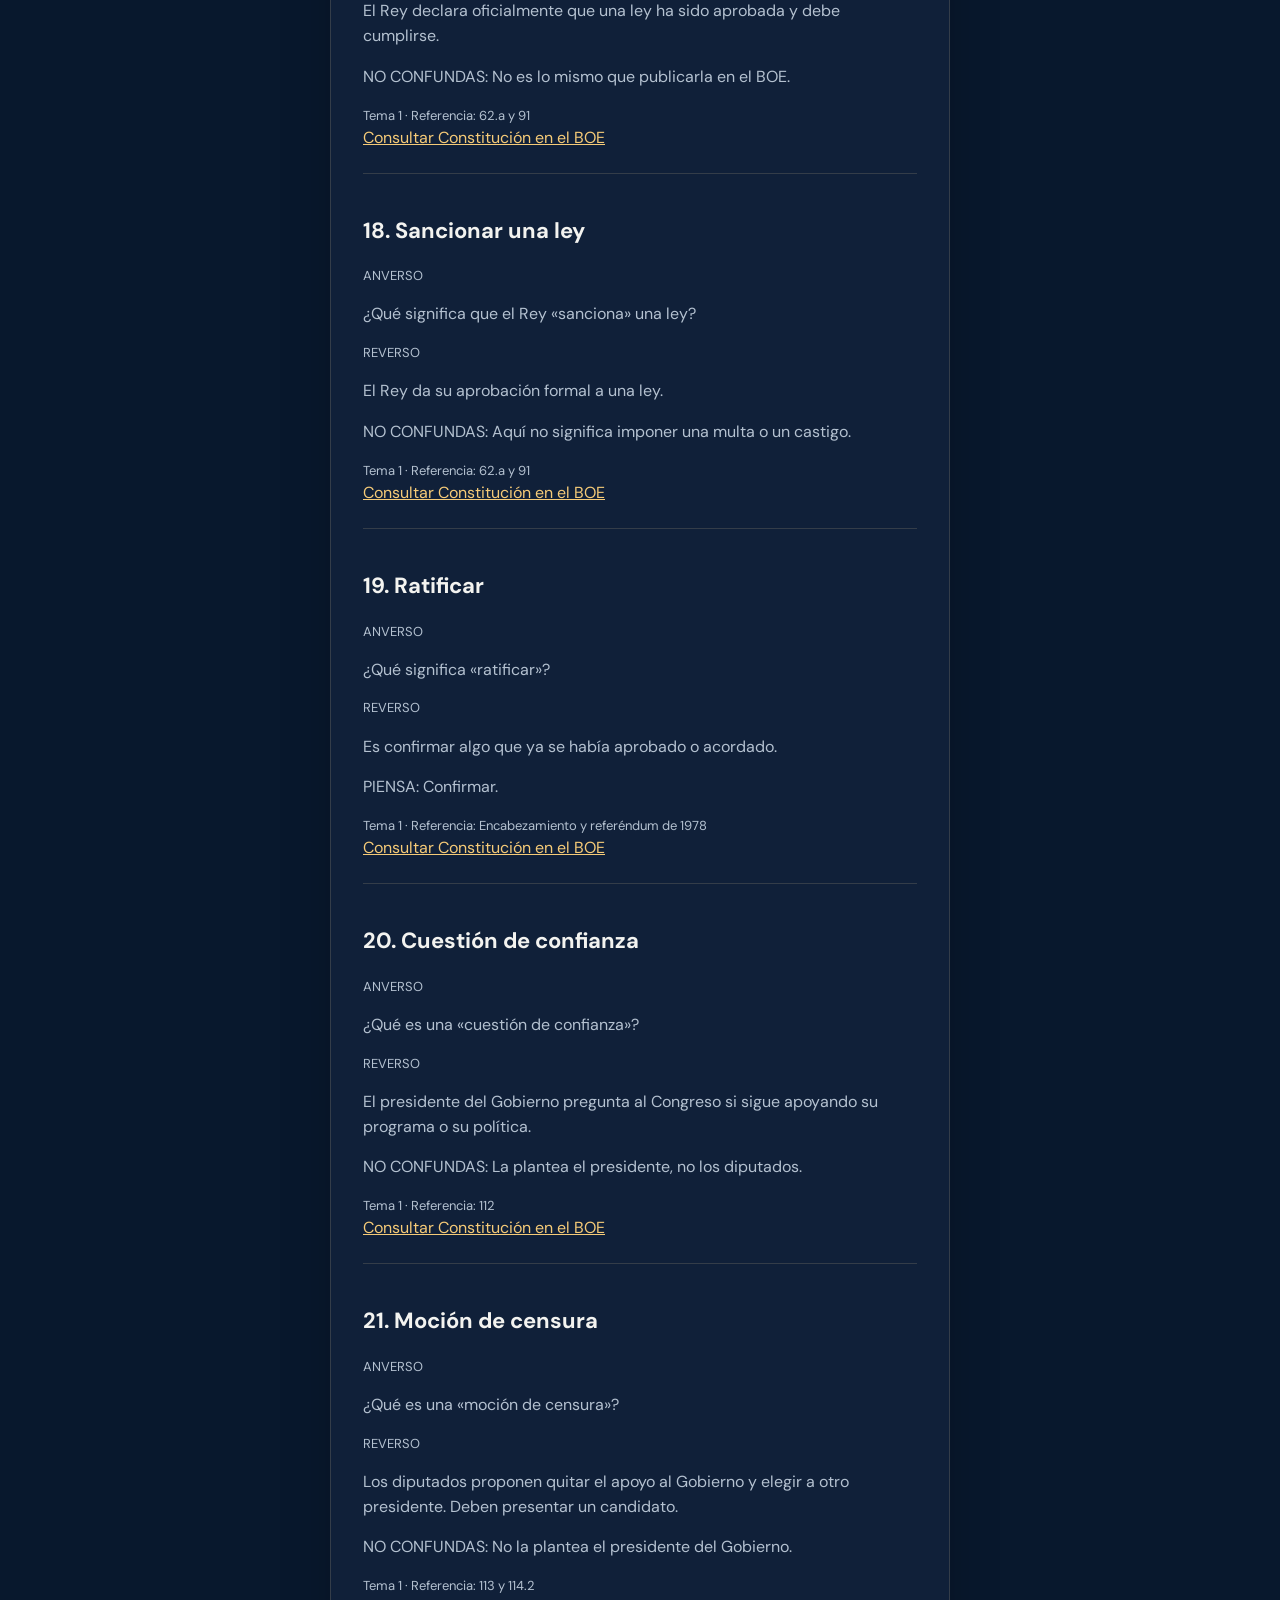
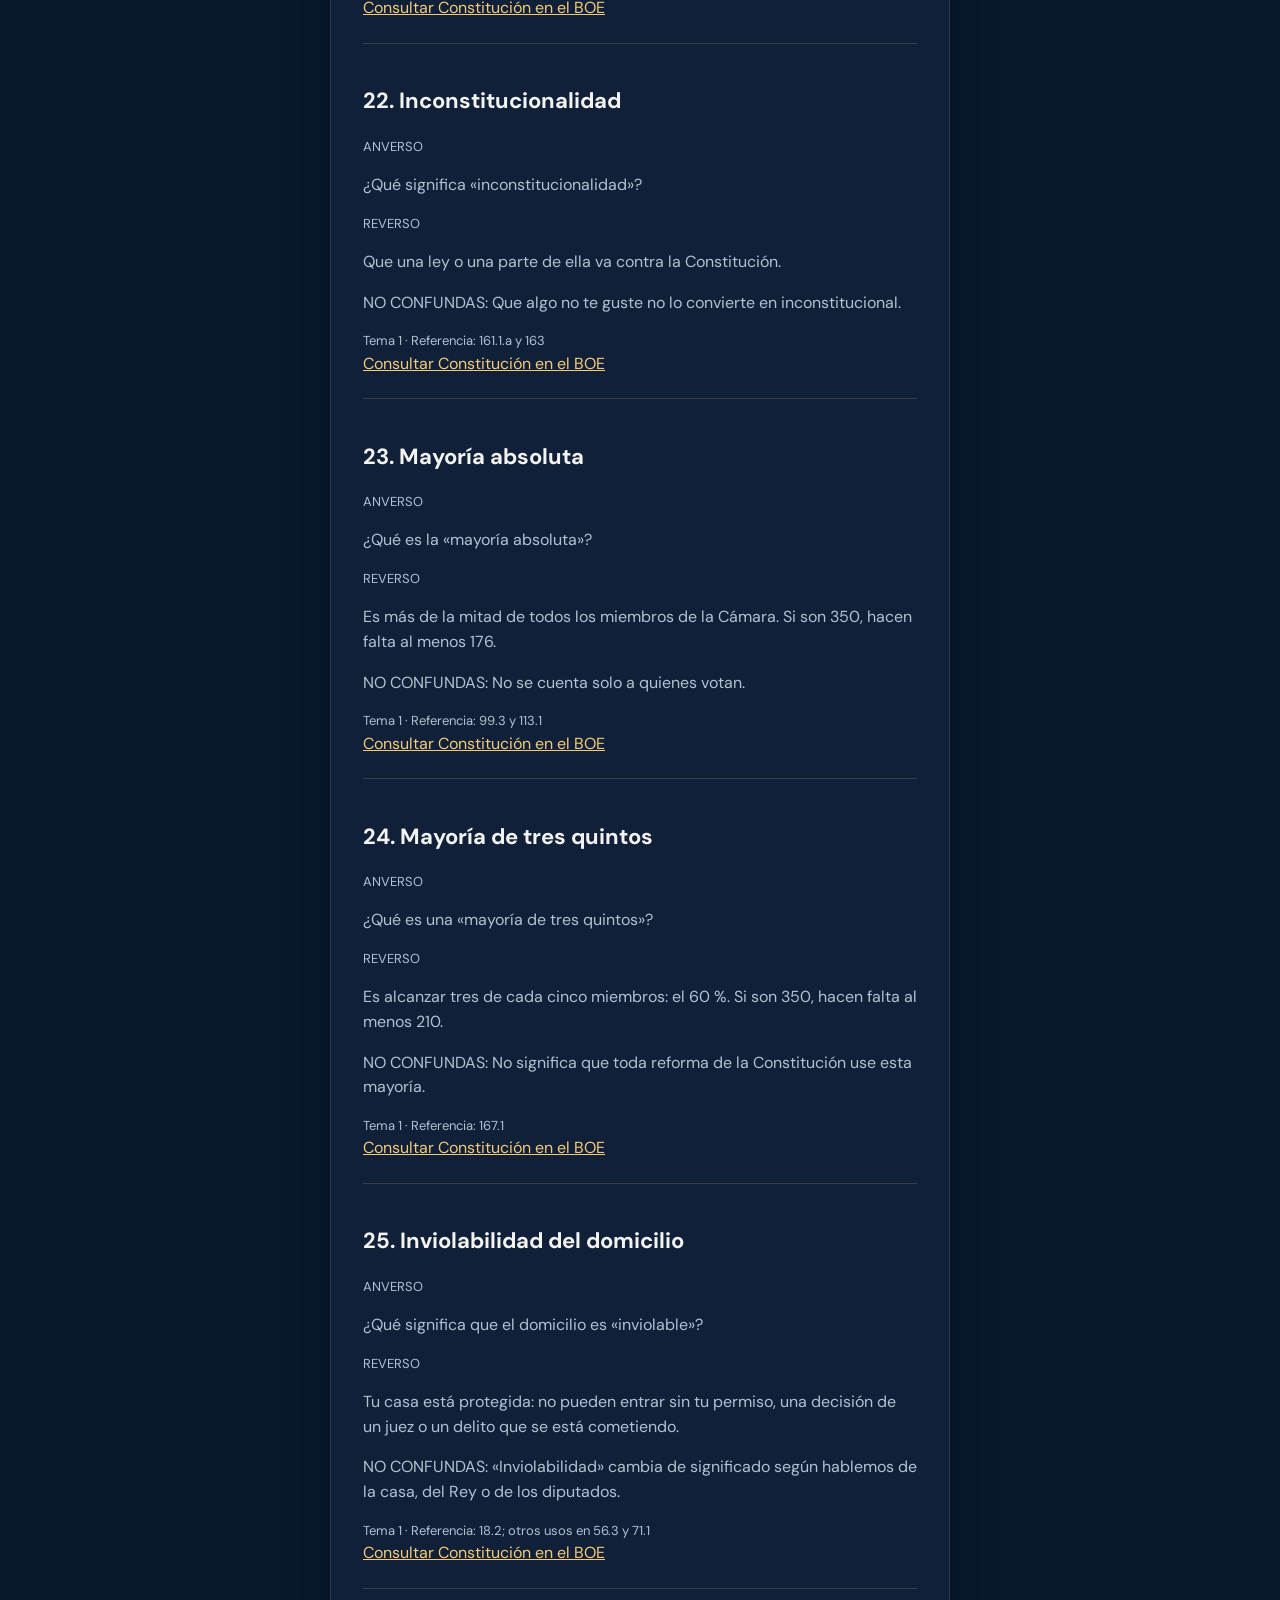
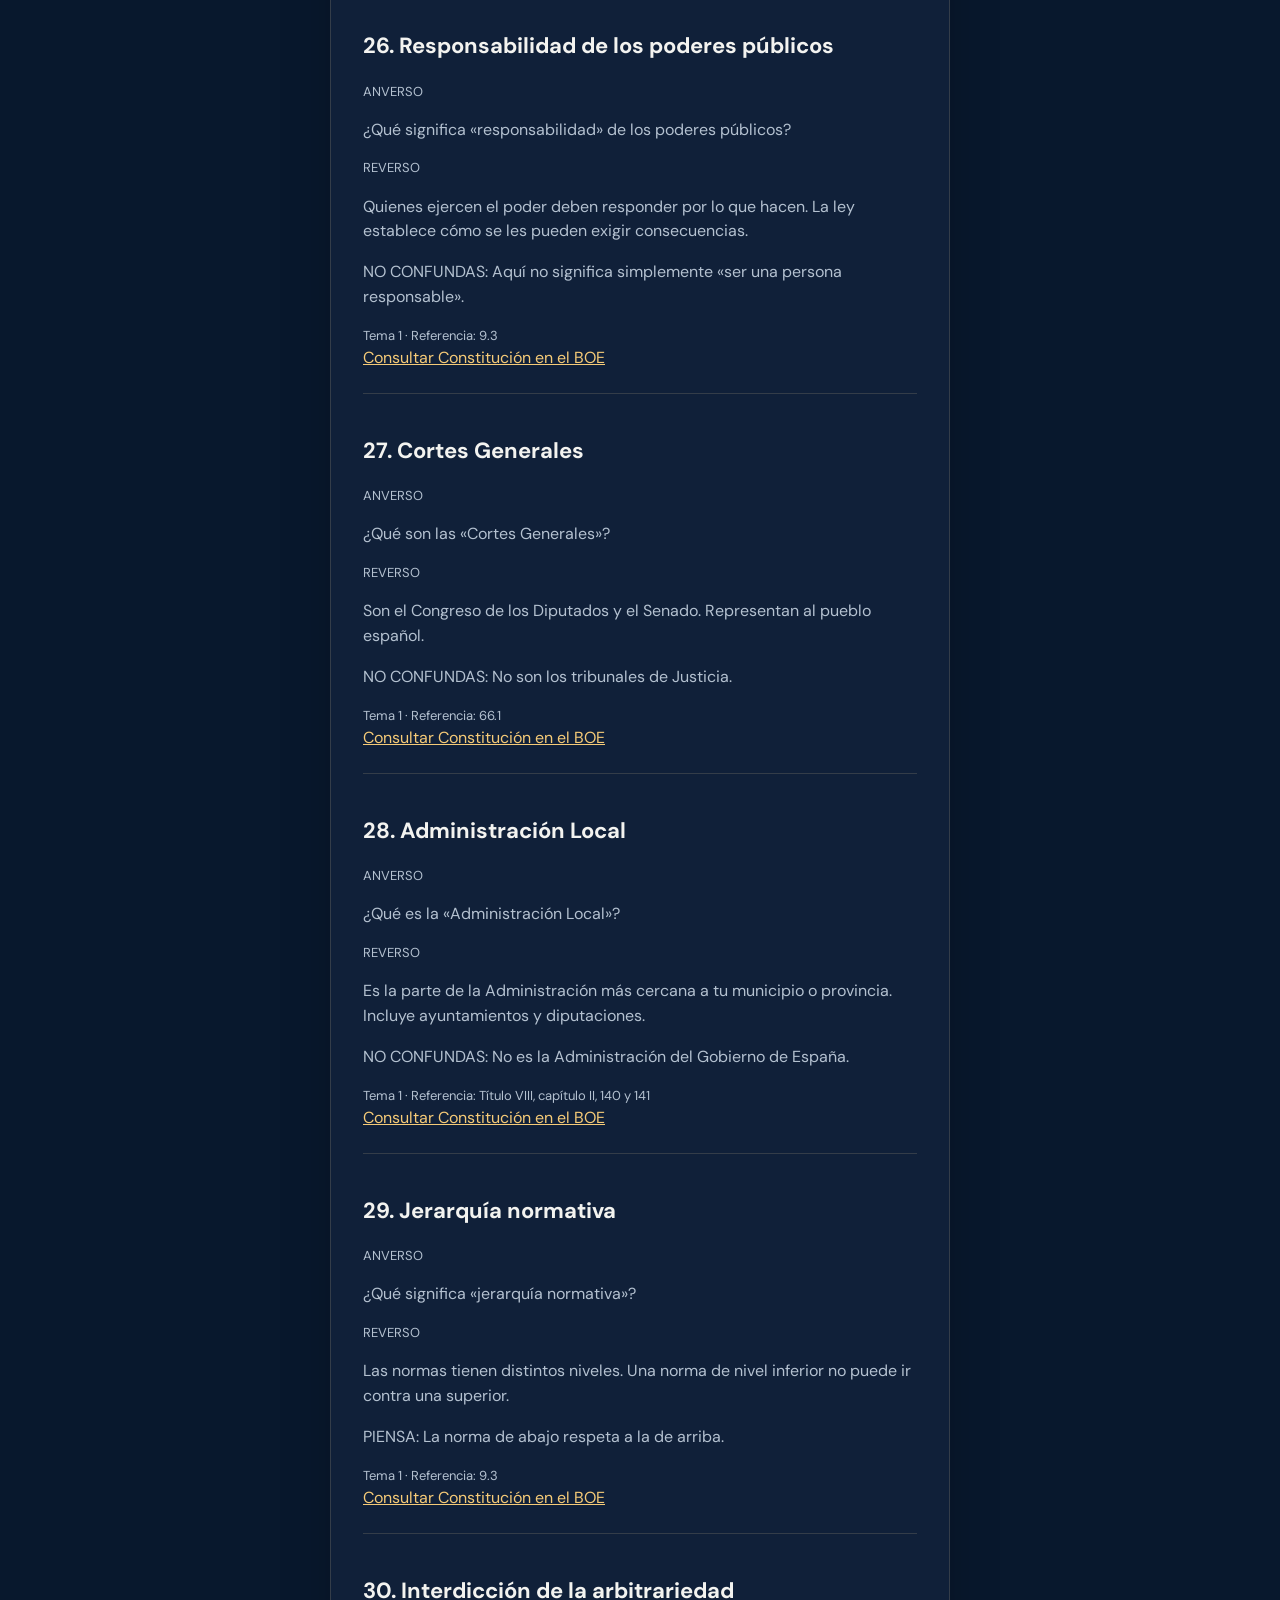
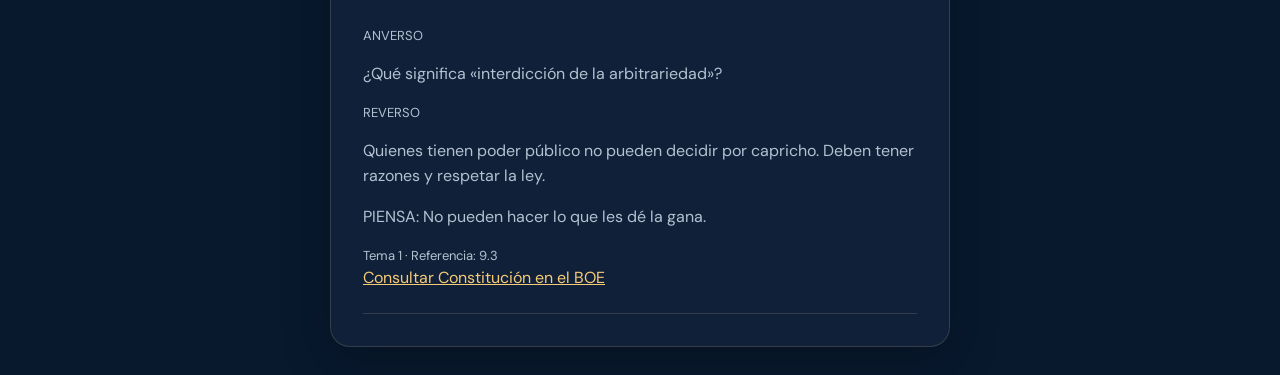
<file: juegos/centro-radar/traduce-juridico/propuesta.html>
<!doctype html><html lang="es"><head><meta charset="utf-8"><meta name="viewport" content="width=device-width,initial-scale=1"><title>Propuesta de 30 tarjetas · Traduce el Jurídico</title><link rel="stylesheet" href="style.css"></head><body><main class="review"><p class="brand">PROPUESTA EDITORIAL · TEMA 1</p><h1>30 ideas, en palabras fáciles</h1><p>Banco para revisar. No publicado.</p><a href="index.html">Probar el juego</a><div id="list"></div></main><script src="cards.js"></script><script>
for(const [i,q] of RadarTranslations.entries()){const article=document.createElement('article');for(const [tag,text] of [['h2',(i+1)+'. '+q.term],['small','ANVERSO'],['p',q.q],['small','REVERSO'],['p',q.a],...(q.think?[['p','PIENSA: '+q.think]]:[]),...(q.warning?[['p','NO CONFUNDAS: '+q.warning]]:[]),['small','Tema 1 · Referencia: '+q.ref]]){const el=document.createElement(tag);el.textContent=text;article.append(el)}const a=document.createElement('a');a.href=q.source;a.textContent='Consultar Constitución en el BOE';article.append(a);document.getElementById('list').append(article);}
</script></body></html>
</file>
<file: juegos/centro-radar/tema-1/style.css>
:root{--night:#08182d;--night2:#061222;--blue:#16456d;--gold:#f6cb78;--gold-pale:#f1dfbb;--ink:#f3f3f0;--muted:#b4c1d0;--line:#54647a}*{box-sizing:border-box}body{margin:0;min-height:100vh;background:radial-gradient(circle at 82% 6%,#102f50 0,var(--night) 43%);color:var(--ink);font:16px/1.5 Inter,ui-sans-serif,system-ui,-apple-system,"Segoe UI",sans-serif;padding:16px}main{max-width:540px;margin:auto;background:linear-gradient(160deg,#102039,#061222 72%);border:1px solid rgba(242,196,83,.66);border-radius:22px;padding:22px 24px 26px;box-shadow:0 20px 60px rgba(0,0,0,.34)}h1{font-size:28px;line-height:1.2}h2{font-size:22px;color:#fff;line-height:1.32}.brand{display:flex;align-items:center;justify-content:space-between;min-height:54px;margin:0}.brand-name{font-size:18px;font-weight:900;letter-spacing:.025em;color:#fff}.brand-name>span{color:var(--gold)}.brand small{display:block;margin-top:3px;color:var(--gold);font-size:10px;font-weight:850;letter-spacing:.13em}.brand-emblem{width:42px;height:42px;overflow:hidden;display:block;position:relative;border-radius:3px;border:0;box-shadow:none}.brand-emblem img{width:42px;height:42px;max-width:none;max-height:none;object-fit:cover;border:0;border-radius:0;background:transparent}.lead{margin:12px 0 22px;color:var(--muted);font-size:15px}button,select,input{font:inherit;min-height:48px;border:1px solid var(--line);border-radius:12px;padding:12px;width:100%;margin:5px 0}select,input{background:#fff;color:var(--night)}button{background:#124b80;color:#fff;font-weight:800;cursor:pointer}button:hover{border-color:var(--gold);background:#1767a8}button:focus-visible,select:focus-visible,input:focus-visible{outline:3px solid var(--gold);outline-offset:2px}button:disabled{opacity:.55;cursor:default}label{display:block;margin:14px 0;color:#fff;font-weight:700}.modes{display:grid;grid-template-columns:1fr 1fr;gap:8px}a{color:var(--gold)}img{display:block;width:100%;max-height:280px;object-fit:contain;border-radius:14px;background:#fff}#kind,#feedback{overflow-wrap:anywhere}#kind{margin:15px 0 10px;padding:7px 10px;border-left:4px solid var(--gold);background:rgba(242,196,83,.12);color:#fff3c7;font-size:12px;font-weight:850}#position{text-align:right;margin:0;color:var(--gold);font-weight:850;font-variant-numeric:tabular-nums}.card-answer{width:100%;margin:8px 0 14px;padding:16px;border-radius:12px;background:var(--gold-pale);border:1px solid var(--gold);font-size:18px;font-weight:800;line-height:1.45;color:var(--night)}#feedback{margin:15px 0 8px;font-weight:650;color:#fff3c7}#notice{margin-top:20px;color:var(--muted);font-size:14px}[hidden]{display:none!important}.playing{padding:8px}.playing main{padding:10px 16px 14px}.playing .lead,.playing #activityTitle{display:none}.playing .brand{min-height:38px}.playing .brand-name{font-size:15px}.playing .brand small{margin-top:1px;font-size:8px}.playing .brand-emblem,.playing .brand-emblem img{width:34px;height:34px}.playing h2{font-size:20px;margin:7px 0}.playing #kind{margin:5px 0}.playing #notice{display:none}.playing .card-answer{font-size:17px;padding:12px;margin:5px 0 8px}.playing button{min-height:44px;padding:10px}[hidden]{display:none!important}.pairs{display:grid;grid-template-columns:1fr 1fr;gap:10px}.pairs>div{min-width:0}.pairs button{font-size:14px;padding:10px;overflow-wrap:anywhere}.pairs button[aria-pressed="true"]{outline:3px solid var(--gold)}@media(max-width:380px){body{padding:8px}main{padding:18px}.modes{grid-template-columns:1fr}.brand-name{font-size:16px}}

#diagnostic{display:grid;gap:9px;margin:16px 0}.diagnostic-row{display:grid;gap:4px;border:1px solid var(--line);border-radius:12px;background:#11385b;padding:13px 14px}.diagnostic-row strong{color:var(--gold);font-size:15px}.diagnostic-row span{color:var(--muted);font-size:13px}#nextAdvice{margin:14px 0;color:var(--muted)}

.returnToGames{display:inline-block;margin:10px 0 8px;color:var(--gold);font-size:14px;font-weight:700;text-decoration:none}.returnToGames[hidden]{display:none!important}.returnToGames:focus-visible{outline:3px solid var(--gold);outline-offset:4px}
</file>
<file: juegos/centro-radar/traduce-juridico/style.css>
@import url('https://fonts.googleapis.com/css2?family=DM+Sans:wght@400;500;600;700&family=Playfair+Display:wght@500;600&display=swap');
:root{--night:#08182d;--deep:#061222;--gold:#f6cb78;--gold-soft:#d9b36e;--ink:#f3f3f0;--muted:#b4c1d0;--line:#f1d29b29}
*{box-sizing:border-box}[hidden]{display:none!important}
body{margin:0;padding:clamp(12px,3vw,28px);min-height:100vh;background:var(--night);color:var(--ink);font:16px/1.55 'DM Sans',system-ui,-apple-system,'Segoe UI',sans-serif}
main{max-width:620px;margin:0 auto;padding:clamp(19px,4vw,32px);background:#102039;border:1px solid var(--line);border-radius:20px;box-shadow:0 14px 50px #00000035}
.brand,.eyebrow{font-size:12px;font-weight:800;color:var(--gold);letter-spacing:.08em}
h1{font:500 clamp(29px,5vw,38px)/1.2 'Playfair Display',Georgia,serif}
p{color:var(--muted)}
button,select{font:inherit;border-radius:12px;min-height:48px;width:100%;padding:11px 14px;border:1px solid #f6cb7855;margin:6px 0}
button{background:var(--gold);color:var(--deep);font-weight:800;cursor:pointer}
button:hover:not(:disabled){filter:brightness(1.06)}
.secondary{background:transparent;color:var(--ink);border:1px solid #8c9db2}
label{display:block;margin:22px 0;color:var(--muted)}
select{background:var(--deep);color:var(--ink)}
button:disabled{opacity:.5;cursor:default}
button:focus-visible,a:focus-visible,select:focus-visible{outline:3px solid var(--gold);outline-offset:4px}
.top{display:flex;align-items:center;justify-content:space-between;gap:10px}
.plain{width:auto;background:none;border:0;color:var(--gold);font-size:14px}
progress{width:100%;height:8px;accent-color:var(--gold)}
.card{position:relative;display:block;min-height:340px;margin:24px 0 16px;background:var(--deep);color:var(--ink);border:1px solid #f6cb7866;transform-style:preserve-3d;transition:transform .38s ease;perspective:1000px;font-weight:400;text-align:left;padding:0}
.card.flipped{transform:rotateY(180deg)}
.face{display:flex;flex-direction:column;justify-content:center;gap:20px;min-height:338px;padding:28px;backface-visibility:hidden}
.back{position:absolute;inset:0;transform:rotateY(180deg);visibility:hidden}
.flipped .front{visibility:hidden}.flipped .back{visibility:visible}
.question{font-size:clamp(22px,4vw,26px);line-height:1.4;font-weight:700}
.answer{font-size:clamp(20px,3.8vw,24px);line-height:1.48}
.hint,.extra{font-size:15px;line-height:1.5}
.hint,.notice{color:var(--muted)}
.extra b{display:block;color:var(--gold);font-size:12px;margin-bottom:5px}
.notice,.backlink{font-size:13px}
.backlink,a{color:var(--gold)}
.review article{padding:22px 0;border-bottom:1px solid var(--line)}.review h2{font-size:22px}.review small{display:block;color:var(--muted);font-size:13px}
.returnNav{margin:20px 0 0;border-top:1px solid var(--line);padding-top:14px;display:flex;align-items:center;gap:12px;flex-wrap:wrap}
.returnNav button{background:transparent;color:var(--gold);border:0;padding:8px;width:auto;min-height:40px;font-size:14px;margin:0}
.returnNav a{font-size:13px}
@media(max-width:380px){main{padding:17px}.face{padding:20px}.card{margin-top:16px}}
@media(prefers-reduced-motion:reduce){.card{transition:none}}
</file>
